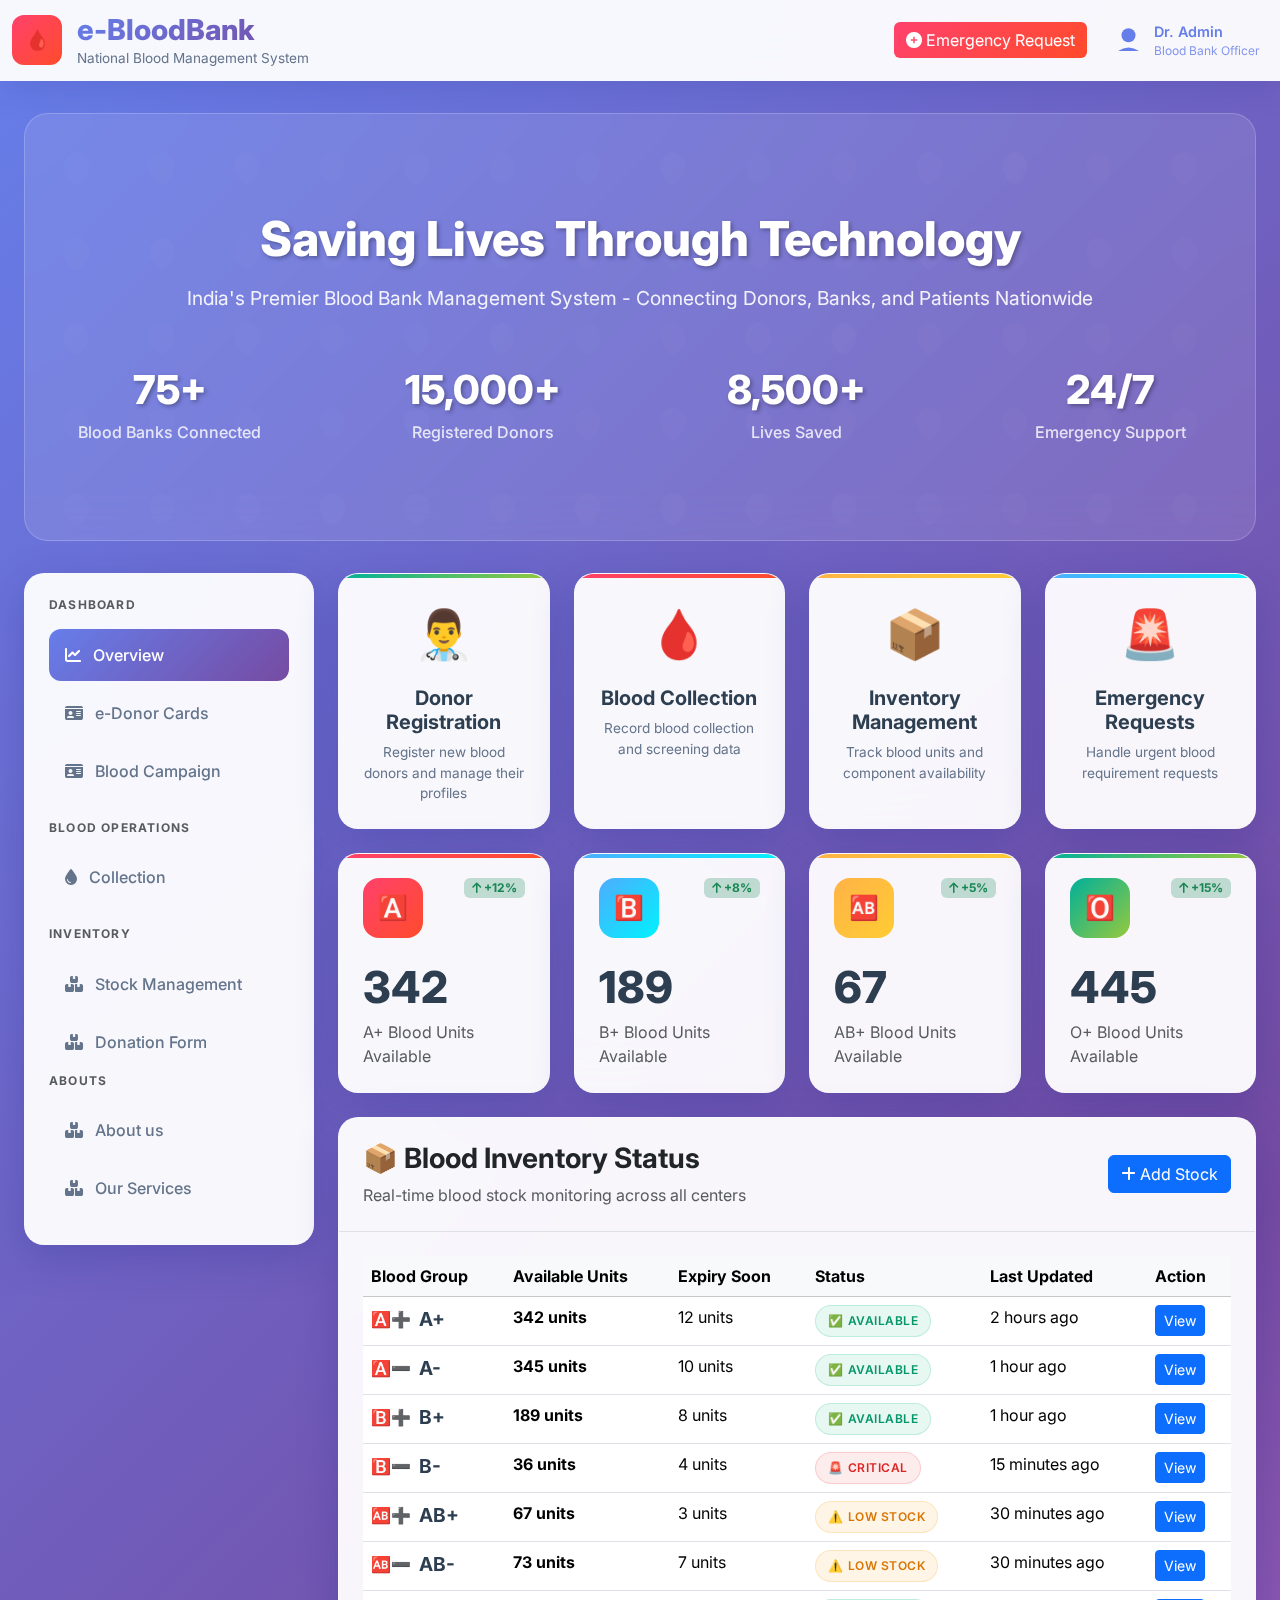
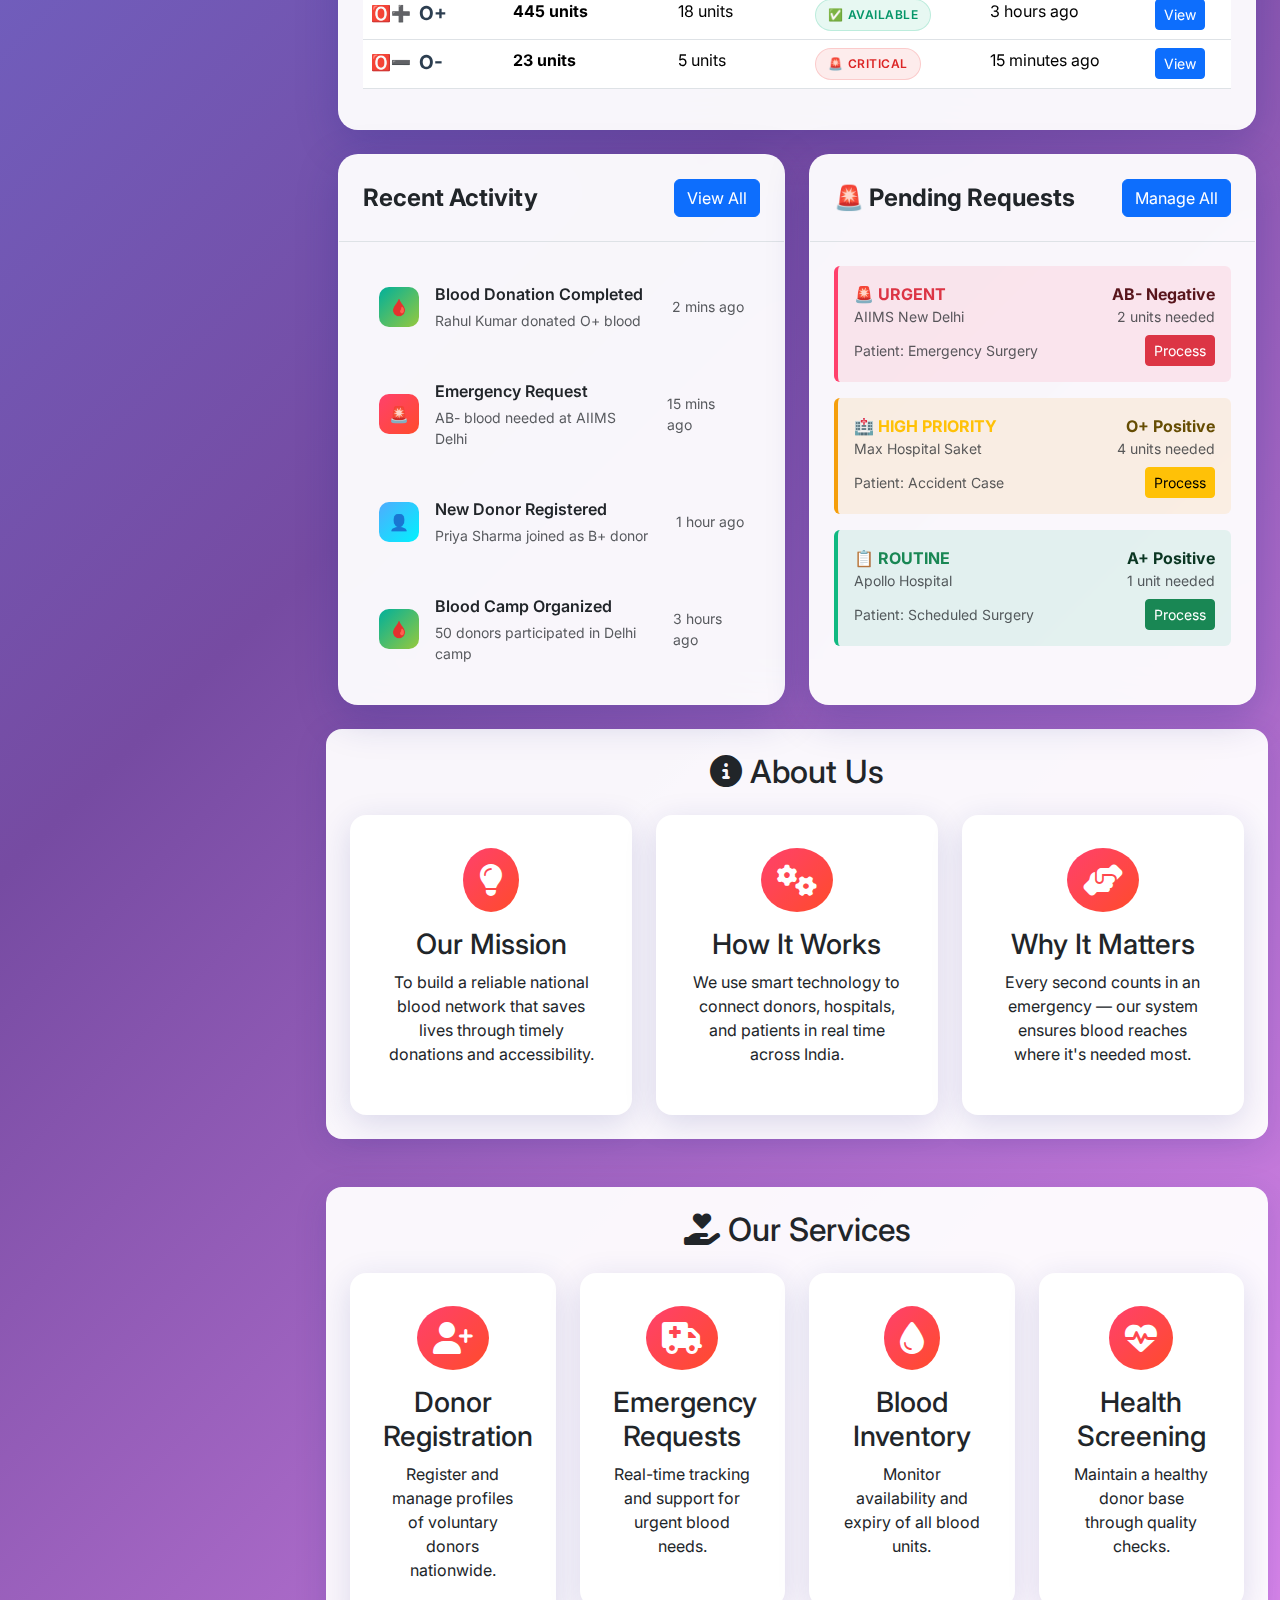
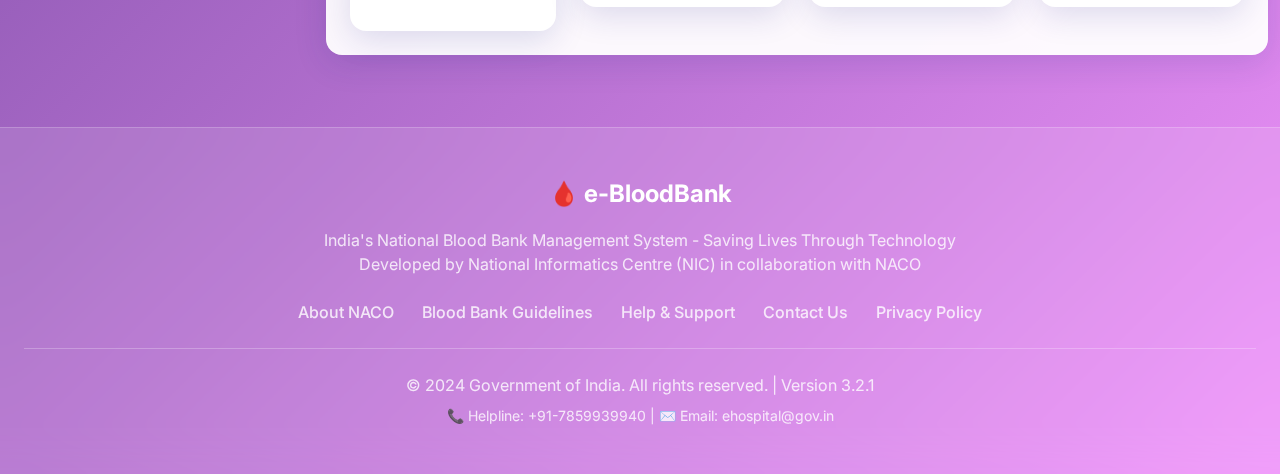
<file: index.html>
<!DOCTYPE html>
<html lang="en">

<head>
    <meta charset="UTF-8">
    <meta name="viewport" content="width=device-width, initial-scale=1.0">
    <title>e-BloodBank | National Blood Management System</title>

    <!-- Bootstrap CSS -->
    <link href="https://cdnjs.cloudflare.com/ajax/libs/bootstrap/5.3.0/css/bootstrap.min.css" rel="stylesheet">
    <!-- Font Awesome -->
    <link href="https://cdnjs.cloudflare.com/ajax/libs/font-awesome/6.4.0/css/all.min.css" rel="stylesheet">
    <!-- Google Fonts -->
    <link href="https://fonts.googleapis.com/css2?family=Inter:wght@300;400;500;600;700;800&display=swap"
        rel="stylesheet">
    <link rel="stylesheet" href="styles.css">
</head>

<body>
    <!-- Navbar -->
    <nav class="navbar navbar-expand-lg navbar-light sticky-top">
        <div class="container-fluid">
            <a class="navbar-brand d-flex align-items-center" href="#">
                <div class="logo-icon"></div>
                <div>
                    <h1>e-BloodBank</h1>
                    <p>National Blood Management System</p>
                </div>
            </a>

            <button class="navbar-toggler" type="button" data-bs-toggle="collapse" data-bs-target="#navbarNav">
                <span class="navbar-toggler-icon"></span>
            </button>

            <div class="collapse navbar-collapse" id="navbarNav">
                <div class="ms-auto d-flex align-items-center gap-3">
                    <a href="blood_request.html"><button class="btn btn-danger emergency-btn">
                            <i class="fas fa-plus-circle"></i>
                            Emergency Request
                        </button>
                    </a>

                    <div class="d-flex align-items-center gap-2 bg-light bg-opacity-25 rounded-3 p-2">
                        <div class="rounded-circle bg-primary"
                            style="width: 35px; height: 35px; background: url('data:image/svg+xml,<svg xmlns=&quot;http://www.w3.org/2000/svg&quot; viewBox=&quot;0 0 100 100&quot;><circle cx=&quot;50&quot; cy=&quot;35&quot; r=&quot;20&quot; fill=&quot;%23667eea&quot;/><path d=&quot;M20 80 Q50 60 80 80&quot; fill=&quot;%23667eea&quot;/></svg>') center/cover !important;">
                        </div>
                        <div class="text-white">
                            <div style="font-weight: 600; font-size: 0.9rem; color: #667eea;">Dr. Admin</div>
                            <div style="font-size: 0.75rem; opacity: 0.8;color: #667eea;">Blood Bank Officer</div>
                        </div>
                    </div>
                </div>
            </div>
        </div>
    </nav>

    <div class="container-fluid px-4">
        <!-- Hero Section -->
        <section id="hero" class="hero-section py-5">
            <div class="hero-content py-5">
                <h1 class="hero-title mb-3">Saving Lives Through Technology</h1>
                <p class="hero-subtitle mb-4">India's Premier Blood Bank Management System - Connecting Donors, Banks,
                    and Patients Nationwide</p>

                <div class="row g-4 mt-4">
                    <div class="col-6 col-md-3">
                        <div class="hero-stat-number">75+</div>
                        <div class="hero-stat-label">Blood Banks Connected</div>
                    </div>
                    <div class="col-6 col-md-3">
                        <div class="hero-stat-number">15,000+</div>
                        <div class="hero-stat-label">Registered Donors</div>
                    </div>
                    <div class="col-6 col-md-3">
                        <div class="hero-stat-number">8,500+</div>
                        <div class="hero-stat-label">Lives Saved</div>
                    </div>
                    <div class="col-6 col-md-3">
                        <div class="hero-stat-number">24/7</div>
                        <div class="hero-stat-label">Emergency Support</div>
                    </div>
                </div>
            </div>
        </section>

        <!-- Main Content -->
        <div class="row g-4">
            <!-- Sidebar -->
            <div class="col-lg-3">
                <div class="glass-card sidebar p-4">
                    <div class="mb-4">
                        <h6 class="text-muted text-uppercase fw-bold mb-3"
                            style="font-size: 0.75rem; letter-spacing: 1.2px;">Dashboard</h6>
                        <a href="#hero" class="nav-item-custom active">
                            <i class="fas fa-chart-line"></i>
                            <span>Overview</span>
                        </a>
                        <a href="#ccards" class="nav-item-custom">
                            <i class="fas fa-id-card"></i>
                            <span>e-Donor Cards</span>
                        </a>
                        <a href="blood_event.html" class="nav-item-custom">
                            <i class="fas fa-id-card"></i>
                            <span>Blood Campaign</span>
                        </a>
                    </div>

                    <div class="mb-4">
                        <h6 class="text-muted text-uppercase fw-bold mb-3"
                            style="font-size: 0.75rem; letter-spacing: 1.2px;">Blood Operations</h6>
                        <a href="#collection" class="nav-item-custom">
                            <i class="fas fa-tint"></i>
                            <span>Collection</span>
                        </a>
                    </div>

                    <div>
                        <h6 class="text-muted text-uppercase fw-bold mb-3"
                            style="font-size: 0.75rem; letter-spacing: 1.2px;">Inventory</h6>
                        <a href="#pending" class="nav-item-custom">
                            <i class="fas fa-boxes"></i>
                            <span>Stock Management</span>
                        </a>
                        <a href="blood_donor_form.html" class="nav-item-custom">
                            <i class="fas fa-boxes"></i>
                            <span>Donation Form</span>
                        </a>
                    </div>

                    <div>
                        <h6 class="text-muted text-uppercase fw-bold mb-3"
                            style="font-size: 0.75rem; letter-spacing: 1.2px;">Abouts</h6>
                        <a href="#about" class="nav-item-custom">
                            <i class="fas fa-boxes"></i>
                            <span>About us</span>
                        </a>
                        <a href="#services" class="nav-item-custom">
                            <i class="fas fa-boxes"></i>
                            <span>Our Services</span>
                        </a>
                    </div>
                </div>
            </div>

            <!-- Main Content Area -->
            <div class="col-lg-9">
                <!-- Quick Actions -->
                <div class="row g-4 mb-4" id="ccards">
                    <div class="col-md-6 col-lg-3">
                        <a href="#" class="quick-action-btn donor-reg p-4 d-block text-center glass-card h-100">
                            <div class="action-icon">👨‍⚕️</div>
                            <h5 class="fw-bold mb-2">Donor Registration</h5>
                            <p class="mb-0" style="font-size: 0.85rem; color: #64748b;">Register new blood donors and
                                manage their profiles</p>
                        </a>
                    </div>
                    <div class="col-md-6 col-lg-3">
                        <a href="#" class="quick-action-btn blood-collection p-4 d-block text-center glass-card h-100">
                            <div class="action-icon">🩸</div>
                            <h5 class="fw-bold mb-2">Blood Collection</h5>
                            <p class="mb-0" style="font-size: 0.85rem; color: #64748b;">Record blood collection and
                                screening data</p>
                        </a>
                    </div>
                    <div class="col-md-6 col-lg-3">
                        <a href="#" class="quick-action-btn inventory p-4 d-block text-center glass-card h-100">
                            <div class="action-icon">📦</div>
                            <h5 class="fw-bold mb-2">Inventory Management</h5>
                            <p class="mb-0" style="font-size: 0.85rem; color: #64748b;">Track blood units and component
                                availability</p>
                        </a>
                    </div>
                    <div class="col-md-6 col-lg-3">
                        <a href="#" class="quick-action-btn emergency p-4 d-block text-center glass-card h-100">
                            <div class="action-icon">🚨</div>
                            <h5 class="fw-bold mb-2">Emergency Requests</h5>
                            <p class="mb-0" style="font-size: 0.85rem; color: #64748b;">Handle urgent blood requirement
                                requests</p>
                        </a>
                    </div>
                </div>

                <!-- Statistics Cards -->
                <div class="row g-4 mb-4">
                    <div class="col-md-6 col-xl-3">
                        <div class="glass-card stat-card blood-a p-4">
                            <div class="d-flex justify-content-between align-items-start mb-3">
                                <div class="stat-icon"></div>
                                <div class="badge bg-success bg-opacity-25 text-success">
                                    <i class="fas fa-arrow-up"></i>
                                    +12%
                                </div>
                            </div>
                            <div class="stat-value">342</div>
                            <div class="text-muted">A+ Blood Units Available</div>
                        </div>
                    </div>
                    <div class="col-md-6 col-xl-3">
                        <div class="glass-card stat-card blood-b p-4">
                            <div class="d-flex justify-content-between align-items-start mb-3">
                                <div class="stat-icon"></div>
                                <div class="badge bg-success bg-opacity-25 text-success">
                                    <i class="fas fa-arrow-up"></i>
                                    +8%
                                </div>
                            </div>
                            <div class="stat-value">189</div>
                            <div class="text-muted">B+ Blood Units Available</div>
                        </div>
                    </div>
                    <div class="col-md-6 col-xl-3">
                        <div class="glass-card stat-card blood-ab p-4">
                            <div class="d-flex justify-content-between align-items-start mb-3">
                                <div class="stat-icon"></div>
                                <div class="badge bg-success bg-opacity-25 text-success">
                                    <i class="fas fa-arrow-up"></i>
                                    +5%
                                </div>
                            </div>
                            <div class="stat-value">67</div>
                            <div class="text-muted">AB+ Blood Units Available</div>
                        </div>
                    </div>
                    <div class="col-md-6 col-xl-3">
                        <div class="glass-card stat-card blood-o p-4">
                            <div class="d-flex justify-content-between align-items-start mb-3">
                                <div class="stat-icon"></div>
                                <div class="badge bg-success bg-opacity-25 text-success">
                                    <i class="fas fa-arrow-up"></i>
                                    +15%
                                </div>
                            </div>
                            <div class="stat-value">445</div>
                            <div class="text-muted">O+ Blood Units Available</div>
                        </div>
                    </div>
                </div>

                <!-- Blood Inventory Table -->
                <div id="collection" class="glass-card mb-4">
                    <div class="d-flex justify-content-between align-items-center p-4 border-bottom">
                        <div>
                            <h3 class="fw-bold mb-2 d-flex align-items-center gap-2">
                                📦 Blood Inventory Status
                            </h3>
                            <p class="text-muted mb-0">Real-time blood stock monitoring across all centers</p>
                        </div>
                        <button class="btn btn-primary">
                            <i class="fas fa-plus"></i>
                            Add Stock
                        </button>
                    </div>

                    <div class="table-responsive p-4">
                        <table class="table table-hover">
                            <thead class="table-light">
                                <tr>
                                    <th>Blood Group</th>
                                    <th>Available Units</th>
                                    <th>Expiry Soon</th>
                                    <th>Status</th>
                                    <th>Last Updated</th>
                                    <th>Action</th>
                                </tr>
                            </thead>
                            <tbody>
                                <tr>
                                    <td><span class="blood-group a-pos">A+</span></td>
                                    <td><strong>342 units</strong></td>
                                    <td>12 units</td>
                                    <td><span class="status-badge status-available">Available</span></td>
                                    <td>2 hours ago</td>
                                    <td><button class="btn btn-primary btn-sm">View</button></td>
                                </tr>
                                <tr>
                                    <td><span class="blood-group a-neg">A-</span></td>
                                    <td><strong>345 units</strong></td>
                                    <td>10 units</td>
                                    <td><span class="status-badge status-available">Available</span></td>
                                    <td>1 hour ago</td>
                                    <td><button class="btn btn-primary btn-sm">View</button></td>
                                </tr>
                                <tr>
                                    <td><span class="blood-group b-pos">B+</span></td>
                                    <td><strong>189 units</strong></td>
                                    <td>8 units</td>
                                    <td><span class="status-badge status-available">Available</span></td>
                                    <td>1 hour ago</td>
                                    <td><button class="btn btn-primary btn-sm">View</button></td>
                                </tr>
                                <tr>
                                    <td><span class="blood-group b-neg">B-</span></td>
                                    <td><strong>36 units</strong></td>
                                    <td>4 units</td>
                                    <td><span class="status-badge status-critical">Critical</span></td>
                                    <td>15 minutes ago</td>
                                    <td><button class="btn btn-primary btn-sm">View</button></td>
                                </tr>
                                <tr>
                                    <td><span class="blood-group ab-pos">AB+</span></td>
                                    <td><strong>67 units</strong></td>
                                    <td>3 units</td>
                                    <td><span class="status-badge status-low">Low Stock</span></td>
                                    <td>30 minutes ago</td>
                                    <td><button class="btn btn-primary btn-sm">View</button></td>
                                </tr>
                                <tr>
                                    <td><span class="blood-group ab-neg">AB-</span></td>
                                    <td><strong>73 units</strong></td>
                                    <td>7 units</td>
                                    <td><span class="status-badge status-low">Low Stock</span></td>
                                    <td>30 minutes ago</td>
                                    <td><button class="btn btn-primary btn-sm">View</button></td>
                                </tr>
                                <tr>
                                    <td><span class="blood-group o-pos">O+</span></td>
                                    <td><strong>445 units</strong></td>
                                    <td>18 units</td>
                                    <td><span class="status-badge status-available">Available</span></td>
                                    <td>3 hours ago</td>
                                    <td><button class="btn btn-primary btn-sm">View</button></td>
                                </tr>
                                <tr>
                                    <td><span class="blood-group o-neg">O-</span></td>
                                    <td><strong>23 units</strong></td>
                                    <td>5 units</td>
                                    <td><span class="status-badge status-critical">Critical</span></td>
                                    <td>15 minutes ago</td>
                                    <td><button class="btn btn-primary btn-sm">View</button></td>
                                </tr>
                            </tbody>
                        </table>
                    </div>
                </div>

                <!-- Recent Activity & Pending Requests -->
                <div class="row g-4">
                    <!-- Recent Activity -->
                    <div class="col-lg-6">
                        <div class="glass-card h-100">
                            <div class="d-flex justify-content-between align-items-center p-4 border-bottom">
                                <h4 class="fw-bold mb-0">Recent Activity</h4>
                                <button class="btn btn-primary">View All</button>
                            </div>

                            <div class="p-4">
                                <div class="d-flex align-items-center gap-3 mb-3 p-3 rounded">
                                    <div class="activity-icon donation">🩸</div>
                                    <div class="flex-grow-1">
                                        <div class="fw-semibold mb-1">Blood Donation Completed</div>
                                        <div class="text-muted small">Rahul Kumar donated O+ blood</div>
                                    </div>
                                    <div class="text-muted small">2 mins ago</div>
                                </div>

                                <div class="d-flex align-items-center gap-3 mb-3 p-3 rounded">
                                    <div class="activity-icon request">🚨</div>
                                    <div class="flex-grow-1">
                                        <div class="fw-semibold mb-1">Emergency Request</div>
                                        <div class="text-muted small">AB- blood needed at AIIMS Delhi</div>
                                    </div>
                                    <div class="text-muted small">15 mins ago</div>
                                </div>

                                <div class="d-flex align-items-center gap-3 mb-3 p-3 rounded">
                                    <div class="activity-icon registration">👤</div>
                                    <div class="flex-grow-1">
                                        <div class="fw-semibold mb-1">New Donor Registered</div>
                                        <div class="text-muted small">Priya Sharma joined as B+ donor</div>
                                    </div>
                                    <div class="text-muted small">1 hour ago</div>
                                </div>

                                <div class="d-flex align-items-center gap-3 p-3 rounded">
                                    <div class="activity-icon donation">🩸</div>
                                    <div class="flex-grow-1">
                                        <div class="fw-semibold mb-1">Blood Camp Organized</div>
                                        <div class="text-muted small">50 donors participated in Delhi camp</div>
                                    </div>
                                    <div class="text-muted small">3 hours ago</div>
                                </div>
                            </div>
                        </div>
                    </div>

                    <!-- Pending Requests -->
                    <div class="col-lg-6">
                        <div id="pending" class="glass-card h-100">
                            <div class="d-flex justify-content-between align-items-center p-4 border-bottom">
                                <h4 class="fw-bold mb-0">🚨 Pending Requests</h4>
                                <button class="btn btn-primary">Manage All</button>
                            </div>

                            <div class="p-4">
                                <div class="alert alert-danger border-0 mb-3"
                                    style="background: rgba(255, 65, 108, 0.1); border-left: 4px solid #ff416c !important;">
                                    <div class="d-flex justify-content-between align-items-start mb-2">
                                        <div>
                                            <div class="fw-bold text-danger">🚨 URGENT</div>
                                            <div class="small text-muted">AIIMS New Delhi</div>
                                        </div>
                                        <div class="text-end">
                                            <div class="fw-bold">AB- Negative</div>
                                            <div class="small text-muted">2 units needed</div>
                                        </div>
                                    </div>
                                    <div class="d-flex justify-content-between align-items-center">
                                        <div class="small text-muted">Patient: Emergency Surgery</div>
                                        <button class="btn btn-danger btn-sm">Process</button>
                                    </div>
                                </div>

                                <div class="alert alert-warning border-0 mb-3"
                                    style="background: rgba(245, 158, 11, 0.1); border-left: 4px solid #f59e0b !important;">
                                    <div class="d-flex justify-content-between align-items-start mb-2">
                                        <div>
                                            <div class="fw-bold text-warning">🏥 HIGH PRIORITY</div>
                                            <div class="small text-muted">Max Hospital Saket</div>
                                        </div>
                                        <div class="text-end">
                                            <div class="fw-bold">O+ Positive</div>
                                            <div class="small text-muted">4 units needed</div>
                                        </div>
                                    </div>
                                    <div class="d-flex justify-content-between align-items-center">
                                        <div class="small text-muted">Patient: Accident Case</div>
                                        <button class="btn btn-warning btn-sm">Process</button>
                                    </div>
                                </div>

                                <div class="alert alert-success border-0"
                                    style="background: rgba(16, 185, 129, 0.1); border-left: 4px solid #10b981 !important;">
                                    <div class="d-flex justify-content-between align-items-start mb-2">
                                        <div>
                                            <div class="fw-bold text-success">📋 ROUTINE</div>
                                            <div class="small text-muted">Apollo Hospital</div>
                                        </div>
                                        <div class="text-end">
                                            <div class="fw-bold">A+ Positive</div>
                                            <div class="small text-muted">1 unit needed</div>
                                        </div>
                                    </div>
                                    <div class="d-flex justify-content-between align-items-center">
                                        <div class="small text-muted">Patient: Scheduled Surgery</div>
                                        <button class="btn btn-success btn-sm">Process</button>
                                    </div>
                                </div>
                            </div>
                        </div>
                    </div>

                    <!-- About Section -->
                    <section id="about" class="section my-4 p-4 container">
                        <h2 class="text-center mb-4"><i class="fas fa-info-circle"></i> About Us</h2>
                        <div class="row g-4 justify-content-center">
                            <div class="col-md-4">
                                <div class="flex-item text-center">
                                    <i class="fas fa-lightbulb"></i>
                                    <h3>Our Mission</h3>
                                    <p>To build a reliable national blood network that saves lives through timely
                                        donations and accessibility.</p>
                                </div>
                            </div>
                            <div class="col-md-4">
                                <div class="flex-item text-center">
                                    <i class="fas fa-cogs"></i>
                                    <h3>How It Works</h3>
                                    <p>We use smart technology to connect donors, hospitals, and patients in real time
                                        across India.</p>
                                </div>
                            </div>
                            <div class="col-md-4">
                                <div class="flex-item text-center">
                                    <i class="fas fa-hands-helping"></i>
                                    <h3>Why It Matters</h3>
                                    <p>Every second counts in an emergency — our system ensures blood reaches where it's
                                        needed most.</p>
                                </div>
                            </div>
                        </div>
                    </section>

                    <!-- Services Section -->
                    <section id="services" class="section my-4 p-4 container">
                        <h2 class="text-center mb-4"><i class="fas fa-hand-holding-heart"></i> Our Services</h2>
                        <div class="row g-4 justify-content-center">
                            <div class="col-sm-6 col-lg-3">
                                <div class="flex-item text-center">
                                    <i class="fas fa-user-plus"></i>
                                    <h3>Donor Registration</h3>
                                    <p>Register and manage profiles of voluntary donors nationwide.</p>
                                </div>
                            </div>
                            <div class="col-sm-6 col-lg-3">
                                <div class="flex-item text-center">
                                    <i class="fas fa-ambulance"></i>
                                    <h3>Emergency Requests</h3>
                                    <p>Real-time tracking and support for urgent blood needs.</p>
                                </div>
                            </div>
                            <div class="col-sm-6 col-lg-3">
                                <div class="flex-item text-center">
                                    <i class="fas fa-tint"></i>
                                    <h3>Blood Inventory</h3>
                                    <p>Monitor availability and expiry of all blood units.</p>
                                </div>
                            </div>
                            <div class="col-sm-6 col-lg-3">
                                <div class="flex-item text-center">
                                    <i class="fas fa-heartbeat"></i>
                                    <h3>Health Screening</h3>
                                    <p>Maintain a healthy donor base through quality checks.</p>
                                </div>
                            </div>
                        </div>
                    </section>
                </div>
            </div>
        </div>
    </div>


    </div>

    <!-- Footer -->
    <footer class="footer mt-5 py-5">
        <div class="container-fluid px-4">
            <div class="text-center">
                <div class="footer-logo mb-3">🩸 e-BloodBank</div>
                <p class="mb-4">
                    India's National Blood Bank Management System - Saving Lives Through Technology<br>
                    Developed by National Informatics Centre (NIC) in collaboration with NACO
                </p>

                <div class="row justify-content-center mb-4">
                    <div class="col-auto">
                        <a href="#" class="footer-link me-4">About NACO</a>
                        <a href="#" class="footer-link me-4">Blood Bank Guidelines</a>
                        <a href="#" class="footer-link me-4">Help & Support</a>
                        <a href="#" class="footer-link me-4">Contact Us</a>
                        <a href="#" class="footer-link">Privacy Policy</a>
                    </div>
                </div>

                <div class="border-top border-white border-opacity-25 pt-4">
                    <p class="mb-2">© 2024 Government of India. All rights reserved. | Version 3.2.1</p>
                    <p class="small mb-0">
                        📞 Helpline: +91-7859939940 | ✉️ Email: ehospital@gov.in
                    </p>
                </div>
            </div>
        </div>
    </footer>

    <!-- Bootstrap JavaScript -->
    <script src="https://cdnjs.cloudflare.com/ajax/libs/bootstrap/5.3.0/js/bootstrap.bundle.min.js"></script>

    <script src="script.js"></script>
</body>

</html>
</file>
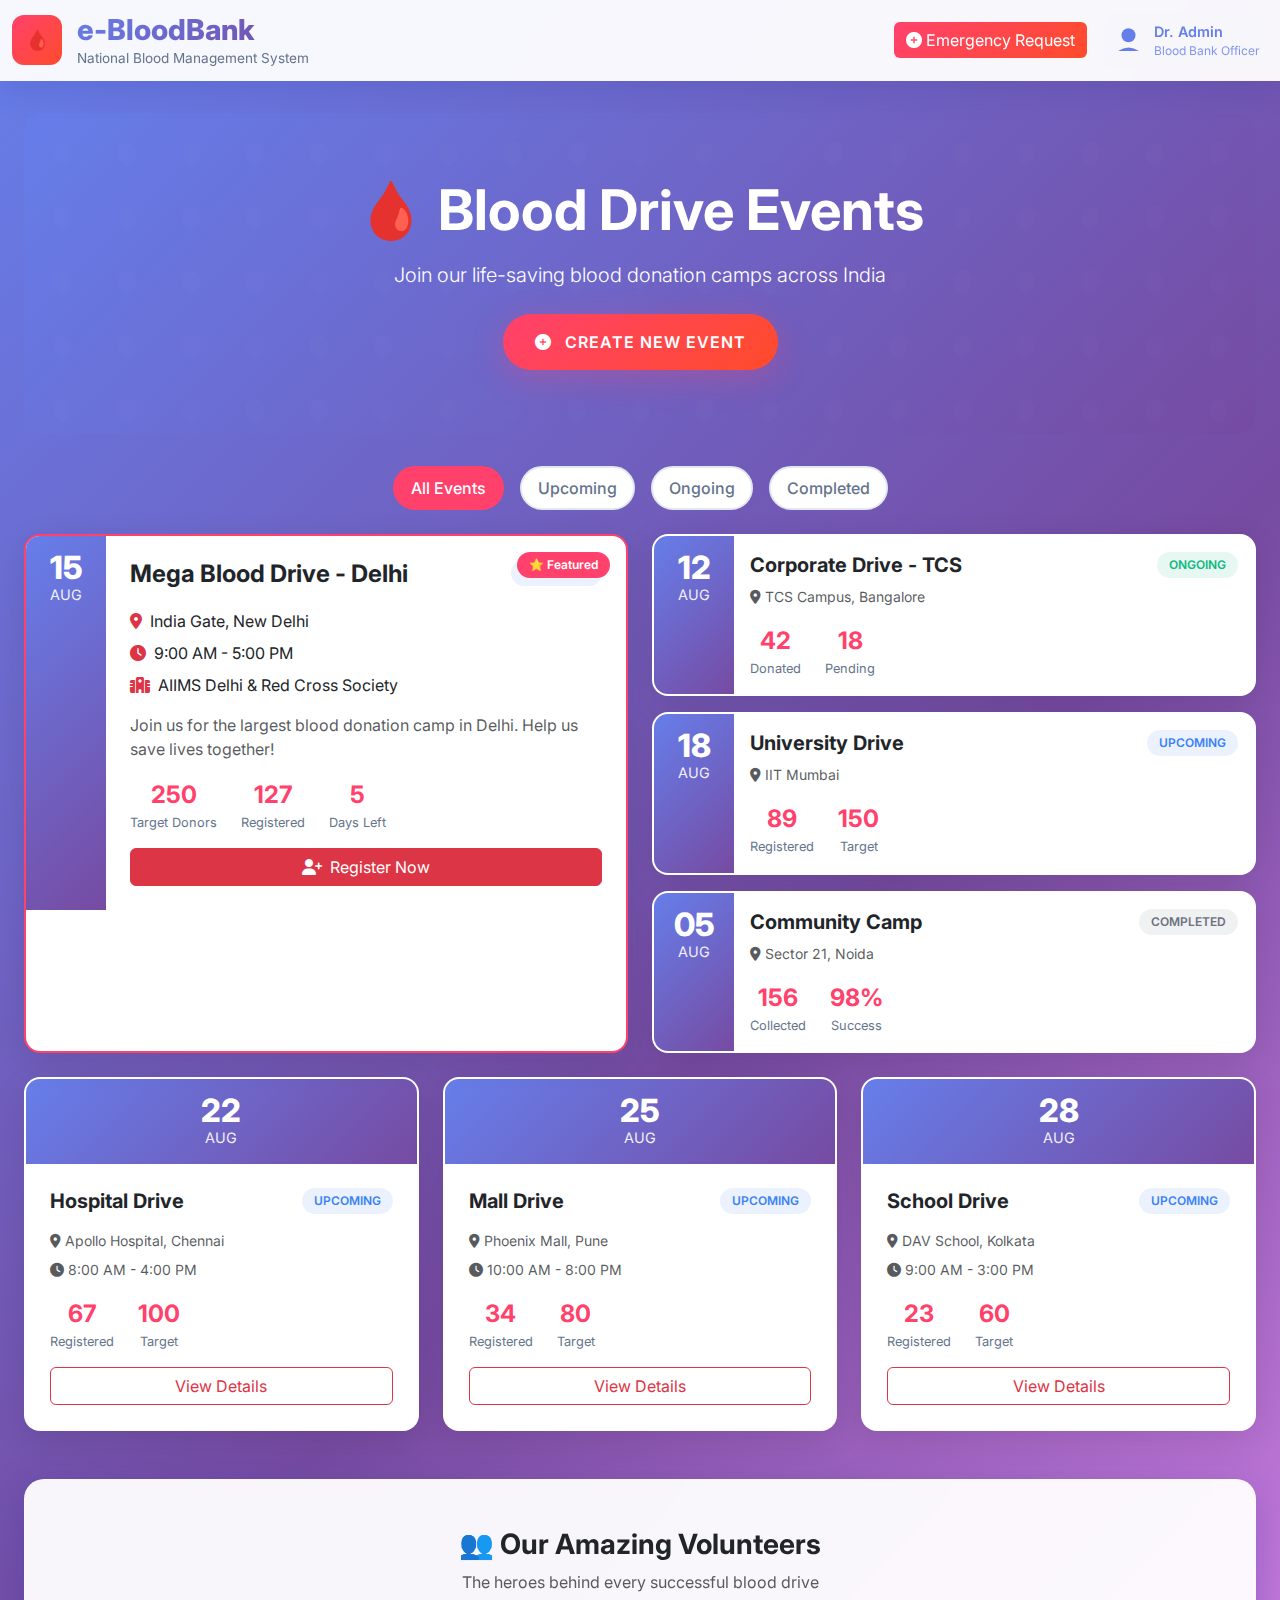
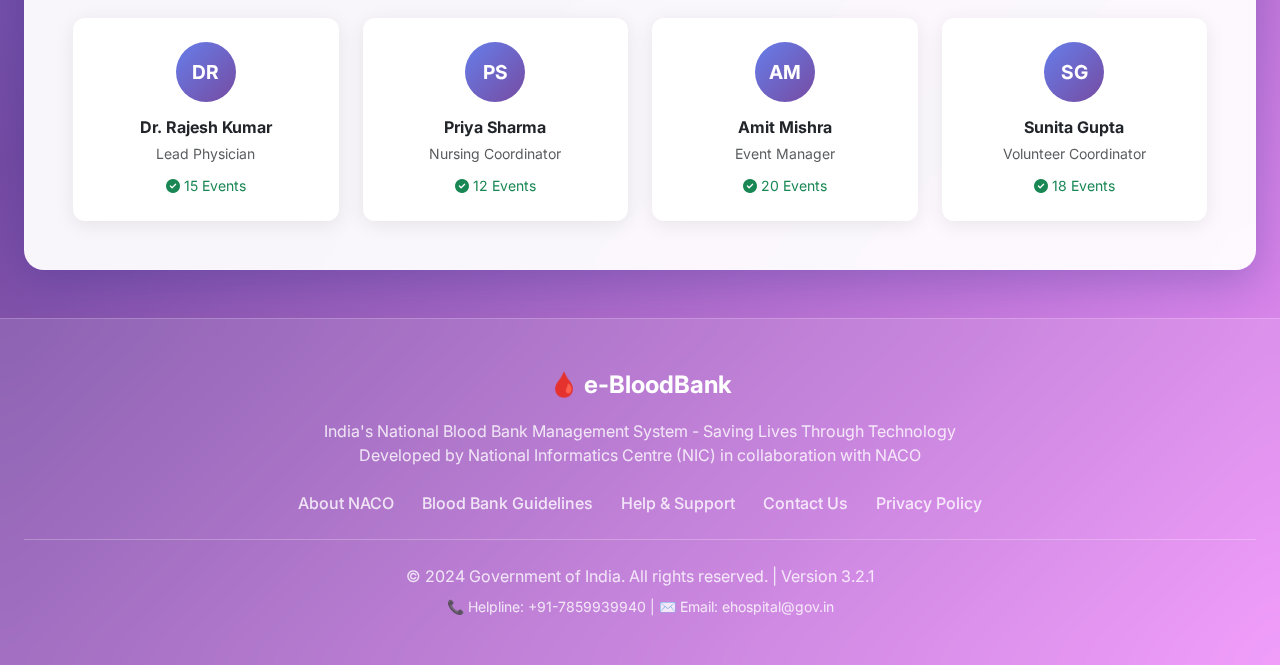
<file: blood_event.html>
<!DOCTYPE html>
<html lang="en">

<head>
    <meta charset="UTF-8">
    <meta name="viewport" content="width=device-width, initial-scale=1.0">
    <title>Blood Drive Events - e-BloodBank</title>
    <link href="https://cdnjs.cloudflare.com/ajax/libs/bootstrap/5.3.0/css/bootstrap.min.css" rel="stylesheet">
    <link href="https://cdnjs.cloudflare.com/ajax/libs/font-awesome/6.4.0/css/all.min.css" rel="stylesheet">
    <link href="https://fonts.googleapis.com/css2?family=Inter:wght@300;400;500;600;700;800&display=swap" rel="stylesheet">
    <link rel="stylesheet" href="styles.css">
    
</head>

<body>
    <!-- Navbar -->
    <nav class="navbar navbar-expand-lg navbar-light sticky-top">
        <div class="container-fluid">
            <a class="navbar-brand d-flex align-items-center" href="index.html">
                <div class="logo-icon"></div>
                <div>
                    <h1>e-BloodBank</h1>
                    <p>National Blood Management System</p>
                </div>
            </a>

            <button class="navbar-toggler" type="button" data-bs-toggle="collapse" data-bs-target="#navbarNav">
                <span class="navbar-toggler-icon"></span>
            </button>

            <div class="collapse navbar-collapse" id="navbarNav">
                <div class="ms-auto d-flex align-items-center gap-3">
                    <a href="blood_request.html">
                        <button class="btn btn-danger emergency-btn">
                            <i class="fas fa-plus-circle"></i>
                            Emergency Request
                        </button>
                    </a>

                    <div class="d-flex align-items-center gap-2 bg-light bg-opacity-25 rounded-3 p-2">
                        <div class="rounded-circle bg-primary"
                            style="width: 35px; height: 35px; background: url('data:image/svg+xml,<svg xmlns=&quot;http://www.w3.org/2000/svg&quot; viewBox=&quot;0 0 100 100&quot;><circle cx=&quot;50&quot; cy=&quot;35&quot; r=&quot;20&quot; fill=&quot;%23667eea&quot;/><path d=&quot;M20 80 Q50 60 80 80&quot; fill=&quot;%23667eea&quot;/></svg>') center/cover !important;">
                        </div>
                        <div class="text-white">
                            <div style="font-weight: 600; font-size: 0.9rem; color: #667eea;">Dr. Admin</div>
                            <div style="font-size: 0.75rem; opacity: 0.8; color: #667eea;">Blood Bank Officer</div>
                        </div>
                    </div>
                </div>
            </div>
        </div>
    </nav>

    <div class="container-fluid px-4">
        <!-- Hero Section -->
        <div class="events-hero text-center">
            <h1 class="display-4 fw-bold mb-3">🩸 Blood Drive Events</h1>
            <p class="lead mb-4">Join our life-saving blood donation camps across India</p>
            <button class="create-event-btn" data-bs-toggle="modal" data-bs-target="#createEventModal">
                <i class="fas fa-plus-circle me-2"></i>
                Create New Event
            </button>
        </div>

        <!-- Filters -->
        <div class="d-flex justify-content-center gap-3 mb-4 flex-wrap">
            <a href="#" class="filter-btn active" data-filter="all">All Events</a>
            <a href="#" class="filter-btn" data-filter="upcoming">Upcoming</a>
            <a href="#" class="filter-btn" data-filter="ongoing">Ongoing</a>
            <a href="#" class="filter-btn" data-filter="completed">Completed</a>
        </div>

        <!-- Events Grid -->
        <div class="row g-4 mb-5" id="eventsContainer">
            <!-- Featured Event -->
            <div class="col-lg-6">
                <div class="event-card featured h-100">
                    <div class="d-flex">
                        <div class="event-date">
                            <div class="event-day">15</div>
                            <div class="event-month">AUG</div>
                        </div>
                        <div class="p-4 flex-grow-1">
                            <div class="d-flex justify-content-between align-items-start mb-3">
                                <h4 class="fw-bold mb-1">Mega Blood Drive - Delhi</h4>
                                <span class="event-status status-upcoming">Upcoming</span>
                            </div>
                            <div class="mb-3">
                                <div class="d-flex align-items-center gap-2 mb-2">
                                    <i class="fas fa-map-marker-alt text-danger"></i>
                                    <span>India Gate, New Delhi</span>
                                </div>
                                <div class="d-flex align-items-center gap-2 mb-2">
                                    <i class="fas fa-clock text-danger"></i>
                                    <span>9:00 AM - 5:00 PM</span>
                                </div>
                                <div class="d-flex align-items-center gap-2">
                                    <i class="fas fa-hospital text-danger"></i>
                                    <span>AIIMS Delhi & Red Cross Society</span>
                                </div>
                            </div>
                            <p class="text-muted mb-3">Join us for the largest blood donation camp in Delhi. Help us save lives together!</p>
                            <div class="event-stats">
                                <div class="stat-item">
                                    <div class="stat-number">250</div>
                                    <div class="stat-label">Target Donors</div>
                                </div>
                                <div class="stat-item">
                                    <div class="stat-number">127</div>
                                    <div class="stat-label">Registered</div>
                                </div>
                                <div class="stat-item">
                                    <div class="stat-number">5</div>
                                    <div class="stat-label">Days Left</div>
                                </div>
                            </div>
                            <button class="btn btn-danger mt-3 w-100">
                                <i class="fas fa-user-plus me-2"></i>Register Now
                            </button>
                        </div>
                    </div>
                </div>
            </div>

            <!-- Regular Events -->
            <div class="col-lg-6">
                <div class="row g-3">
                    <div class="col-12">
                        <div class="event-card">
                            <div class="d-flex">
                                <div class="event-date">
                                    <div class="event-day">12</div>
                                    <div class="event-month">AUG</div>
                                </div>
                                <div class="p-3 flex-grow-1">
                                    <div class="d-flex justify-content-between align-items-center mb-2">
                                        <h5 class="fw-bold mb-0">Corporate Drive - TCS</h5>
                                        <span class="event-status status-ongoing">Ongoing</span>
                                    </div>
                                    <div class="small text-muted mb-2">
                                        <i class="fas fa-map-marker-alt me-1"></i>TCS Campus, Bangalore
                                    </div>
                                    <div class="event-stats">
                                        <div class="stat-item">
                                            <div class="stat-number">42</div>
                                            <div class="stat-label">Donated</div>
                                        </div>
                                        <div class="stat-item">
                                            <div class="stat-number">18</div>
                                            <div class="stat-label">Pending</div>
                                        </div>
                                    </div>
                                </div>
                            </div>
                        </div>
                    </div>
                    <div class="col-12">
                        <div class="event-card">
                            <div class="d-flex">
                                <div class="event-date">
                                    <div class="event-day">18</div>
                                    <div class="event-month">AUG</div>
                                </div>
                                <div class="p-3 flex-grow-1">
                                    <div class="d-flex justify-content-between align-items-center mb-2">
                                        <h5 class="fw-bold mb-0">University Drive</h5>
                                        <span class="event-status status-upcoming">Upcoming</span>
                                    </div>
                                    <div class="small text-muted mb-2">
                                        <i class="fas fa-map-marker-alt me-1"></i>IIT Mumbai
                                    </div>
                                    <div class="event-stats">
                                        <div class="stat-item">
                                            <div class="stat-number">89</div>
                                            <div class="stat-label">Registered</div>
                                        </div>
                                        <div class="stat-item">
                                            <div class="stat-number">150</div>
                                            <div class="stat-label">Target</div>
                                        </div>
                                    </div>
                                </div>
                            </div>
                        </div>
                    </div>
                    <div class="col-12">
                        <div class="event-card">
                            <div class="d-flex">
                                <div class="event-date">
                                    <div class="event-day">05</div>
                                    <div class="event-month">AUG</div>
                                </div>
                                <div class="p-3 flex-grow-1">
                                    <div class="d-flex justify-content-between align-items-center mb-2">
                                        <h5 class="fw-bold mb-0">Community Camp</h5>
                                        <span class="event-status status-completed">Completed</span>
                                    </div>
                                    <div class="small text-muted mb-2">
                                        <i class="fas fa-map-marker-alt me-1"></i>Sector 21, Noida
                                    </div>
                                    <div class="event-stats">
                                        <div class="stat-item">
                                            <div class="stat-number">156</div>
                                            <div class="stat-label">Collected</div>
                                        </div>
                                        <div class="stat-item">
                                            <div class="stat-number">98%</div>
                                            <div class="stat-label">Success</div>
                                        </div>
                                    </div>
                                </div>
                            </div>
                        </div>
                    </div>
                </div>
            </div>

            <!-- More Events -->
            <div class="col-md-6 col-lg-4">
                <div class="event-card h-100">
                    <div class="event-date">
                        <div class="event-day">22</div>
                        <div class="event-month">AUG</div>
                    </div>
                    <div class="p-4">
                        <div class="d-flex justify-content-between align-items-center mb-3">
                            <h5 class="fw-bold mb-0">Hospital Drive</h5>
                            <span class="event-status status-upcoming">Upcoming</span>
                        </div>
                        <div class="mb-3">
                            <div class="small text-muted mb-2">
                                <i class="fas fa-map-marker-alt me-1"></i>Apollo Hospital, Chennai
                            </div>
                            <div class="small text-muted">
                                <i class="fas fa-clock me-1"></i>8:00 AM - 4:00 PM
                            </div>
                        </div>
                        <div class="event-stats">
                            <div class="stat-item">
                                <div class="stat-number">67</div>
                                <div class="stat-label">Registered</div>
                            </div>
                            <div class="stat-item">
                                <div class="stat-number">100</div>
                                <div class="stat-label">Target</div>
                            </div>
                        </div>
                        <button class="btn btn-outline-danger mt-3 w-100">View Details</button>
                    </div>
                </div>
            </div>

            <div class="col-md-6 col-lg-4">
                <div class="event-card h-100">
                    <div class="event-date">
                        <div class="event-day">25</div>
                        <div class="event-month">AUG</div>
                    </div>
                    <div class="p-4">
                        <div class="d-flex justify-content-between align-items-center mb-3">
                            <h5 class="fw-bold mb-0">Mall Drive</h5>
                            <span class="event-status status-upcoming">Upcoming</span>
                        </div>
                        <div class="mb-3">
                            <div class="small text-muted mb-2">
                                <i class="fas fa-map-marker-alt me-1"></i>Phoenix Mall, Pune
                            </div>
                            <div class="small text-muted">
                                <i class="fas fa-clock me-1"></i>10:00 AM - 8:00 PM
                            </div>
                        </div>
                        <div class="event-stats">
                            <div class="stat-item">
                                <div class="stat-number">34</div>
                                <div class="stat-label">Registered</div>
                            </div>
                            <div class="stat-item">
                                <div class="stat-number">80</div>
                                <div class="stat-label">Target</div>
                            </div>
                        </div>
                        <button class="btn btn-outline-danger mt-3 w-100">View Details</button>
                    </div>
                </div>
            </div>

            <div class="col-md-6 col-lg-4">
                <div class="event-card h-100">
                    <div class="event-date">
                        <div class="event-day">28</div>
                        <div class="event-month">AUG</div>
                    </div>
                    <div class="p-4">
                        <div class="d-flex justify-content-between align-items-center mb-3">
                            <h5 class="fw-bold mb-0">School Drive</h5>
                            <span class="event-status status-upcoming">Upcoming</span>
                        </div>
                        <div class="mb-3">
                            <div class="small text-muted mb-2">
                                <i class="fas fa-map-marker-alt me-1"></i>DAV School, Kolkata
                            </div>
                            <div class="small text-muted">
                                <i class="fas fa-clock me-1"></i>9:00 AM - 3:00 PM
                            </div>
                        </div>
                        <div class="event-stats">
                            <div class="stat-item">
                                <div class="stat-number">23</div>
                                <div class="stat-label">Registered</div>
                            </div>
                            <div class="stat-item">
                                <div class="stat-number">60</div>
                                <div class="stat-label">Target</div>
                            </div>
                        </div>
                        <button class="btn btn-outline-danger mt-3 w-100">View Details</button>
                    </div>
                </div>
            </div>
        </div>

        <!-- Our Volunteers Section -->
        <div class="row mb-5">
            <div class="col-12">
                <div class="glass-card p-5">
                    <div class="text-center mb-4">
                        <h3 class="fw-bold">👥 Our Amazing Volunteers</h3>
                        <p class="text-muted">The heroes behind every successful blood drive</p>
                    </div>
                    <div class="row g-4">
                        <div class="col-md-3 col-sm-6">
                            <div class="volunteer-card">
                                <div class="volunteer-avatar">DR</div>
                                <h6 class="fw-bold mb-1">Dr. Rajesh Kumar</h6>
                                <small class="text-muted">Lead Physician</small>
                                <div class="mt-2">
                                    <small class="text-success">
                                        <i class="fas fa-check-circle me-1"></i>15 Events
                                    </small>
                                </div>
                            </div>
                        </div>
                        <div class="col-md-3 col-sm-6">
                            <div class="volunteer-card">
                                <div class="volunteer-avatar">PS</div>
                                <h6 class="fw-bold mb-1">Priya Sharma</h6>
                                <small class="text-muted">Nursing Coordinator</small>
                                <div class="mt-2">
                                    <small class="text-success">
                                        <i class="fas fa-check-circle me-1"></i>12 Events
                                    </small>
                                </div>
                            </div>
                        </div>
                        <div class="col-md-3 col-sm-6">
                            <div class="volunteer-card">
                                <div class="volunteer-avatar">AM</div>
                                <h6 class="fw-bold mb-1">Amit Mishra</h6>
                                <small class="text-muted">Event Manager</small>
                                <div class="mt-2">
                                    <small class="text-success">
                                        <i class="fas fa-check-circle me-1"></i>20 Events
                                    </small>
                                </div>
                            </div>
                        </div>
                        <div class="col-md-3 col-sm-6">
                            <div class="volunteer-card">
                                <div class="volunteer-avatar">SG</div>
                                <h6 class="fw-bold mb-1">Sunita Gupta</h6>
                                <small class="text-muted">Volunteer Coordinator</small>
                                <div class="mt-2">
                                    <small class="text-success">
                                        <i class="fas fa-check-circle me-1"></i>18 Events
                                    </small>
                                </div>
                            </div>
                        </div>
                    </div>
                </div>
            </div>
        </div>
    </div>

    <!-- Create Event Modal -->
    <div class="modal fade" id="createEventModal" tabindex="-1">
        <div class="modal-dialog modal-lg">
            <div class="modal-content" style="border-radius: 20px; border: none;">
                <div class="modal-header">
                    <h5 class="modal-title fw-bold">
                        <i class="fas fa-plus-circle me-2"></i>Create New Blood Drive Event
                    </h5>
                    <button type="button" class="btn-close btn-close-white" data-bs-dismiss="modal"></button>
                </div>
                <div class="modal-body p-4">
                    <form id="createEventForm">
                        <div class="row g-3">
                            <div class="col-md-6">
                                <div class="form-floating">
                                    <input type="text" class="form-control" id="eventTitle" required>
                                    <label for="eventTitle">Event Title *</label>
                                </div>
                            </div>
                            <div class="col-md-6">
                                <div class="form-floating">
                                    <select class="form-select" id="eventType" required>
                                        <option value="">Choose Type</option>
                                        <option value="community">Community Drive</option>
                                        <option value="corporate">Corporate Drive</option>
                                        <option value="hospital">Hospital Drive</option>
                                        <option value="university">University Drive</option>
                                        <option value="mall">Mall Drive</option>
                                        <option value="school">School Drive</option>
                                    </select>
                                    <label for="eventType">Event Type *</label>
                                </div>
                            </div>
                            <div class="col-12">
                                <div class="form-floating">
                                    <input type="text" class="form-control" id="eventLocation" required>
                                    <label for="eventLocation">Location *</label>
                                </div>
                            </div>
                            <div class="col-md-6">
                                <div class="form-floating">
                                    <input type="date" class="form-control" id="eventDate" required>
                                    <label for="eventDate">Date *</label>
                                </div>
                            </div>
                            <div class="col-md-3">
                                <div class="form-floating">
                                    <input type="time" class="form-control" id="startTime" required>
                                    <label for="startTime">Start Time *</label>
                                </div>
                            </div>
                            <div class="col-md-3">
                                <div class="form-floating">
                                    <input type="time" class="form-control" id="endTime" required>
                                    <label for="endTime">End Time *</label>
                                </div>
                            </div>
                            <div class="col-md-6">
                                <div class="form-floating">
                                    <input type="number" class="form-control" id="targetDonors" min="1" required>
                                    <label for="targetDonors">Target Donors *</label>
                                </div>
                            </div>
                            <div class="col-md-6">
                                <div class="form-floating">
                                    <input type="text" class="form-control" id="contactPerson" required>
                                    <label for="contactPerson">Contact Person *</label>
                                </div>
                            </div>
                            <div class="col-12">
                                <div class="form-floating">
                                    <textarea class="form-control" id="eventDescription" style="height: 100px"></textarea>
                                    <label for="eventDescription">Description</label>
                                </div>
                            </div>
                        </div>
                    </form>
                </div>
                <div class="modal-footer">
                    <button type="button" class="btn btn-secondary" data-bs-dismiss="modal">Cancel</button>
                    <button type="button" class="btn btn-danger" onclick="createEvent()">
                        <i class="fas fa-save me-2"></i>Create Event
                    </button>
                </div>
            </div>
        </div>
    </div>

    <!-- Footer -->
    <footer class="footer mt-5 py-5">
        <div class="container-fluid px-4">
            <div class="text-center">
                <div class="footer-logo mb-3">🩸 e-BloodBank</div>
                <p class="mb-4">
                    India's National Blood Bank Management System - Saving Lives Through Technology<br>
                    Developed by National Informatics Centre (NIC) in collaboration with NACO
                </p>

                <div class="row justify-content-center mb-4">
                    <div class="col-auto">
                        <a href="#" class="footer-link me-4">About NACO</a>
                        <a href="#" class="footer-link me-4">Blood Bank Guidelines</a>
                        <a href="#" class="footer-link me-4">Help & Support</a>
                        <a href="#" class="footer-link me-4">Contact Us</a>
                        <a href="#" class="footer-link">Privacy Policy</a>
                    </div>
                </div>

                <div class="border-top border-white border-opacity-25 pt-4">
                    <p class="mb-2">© 2024 Government of India. All rights reserved. | Version 3.2.1</p>
                    <p class="small mb-0">
                        📞 Helpline: +91-7859939940 | ✉️ Email: ehospital@gov.in
                    </p>
                </div>
            </div>
        </div>
    </footer>

    <!-- Bootstrap JS -->
    <script src="https://cdnjs.cloudflare.com/ajax/libs/bootstrap/5.3.0/js/bootstrap.bundle.min.js"></script>

    <!-- External JS -->
     <script src="event.js"></script>
    
</body>

</html>
</file>
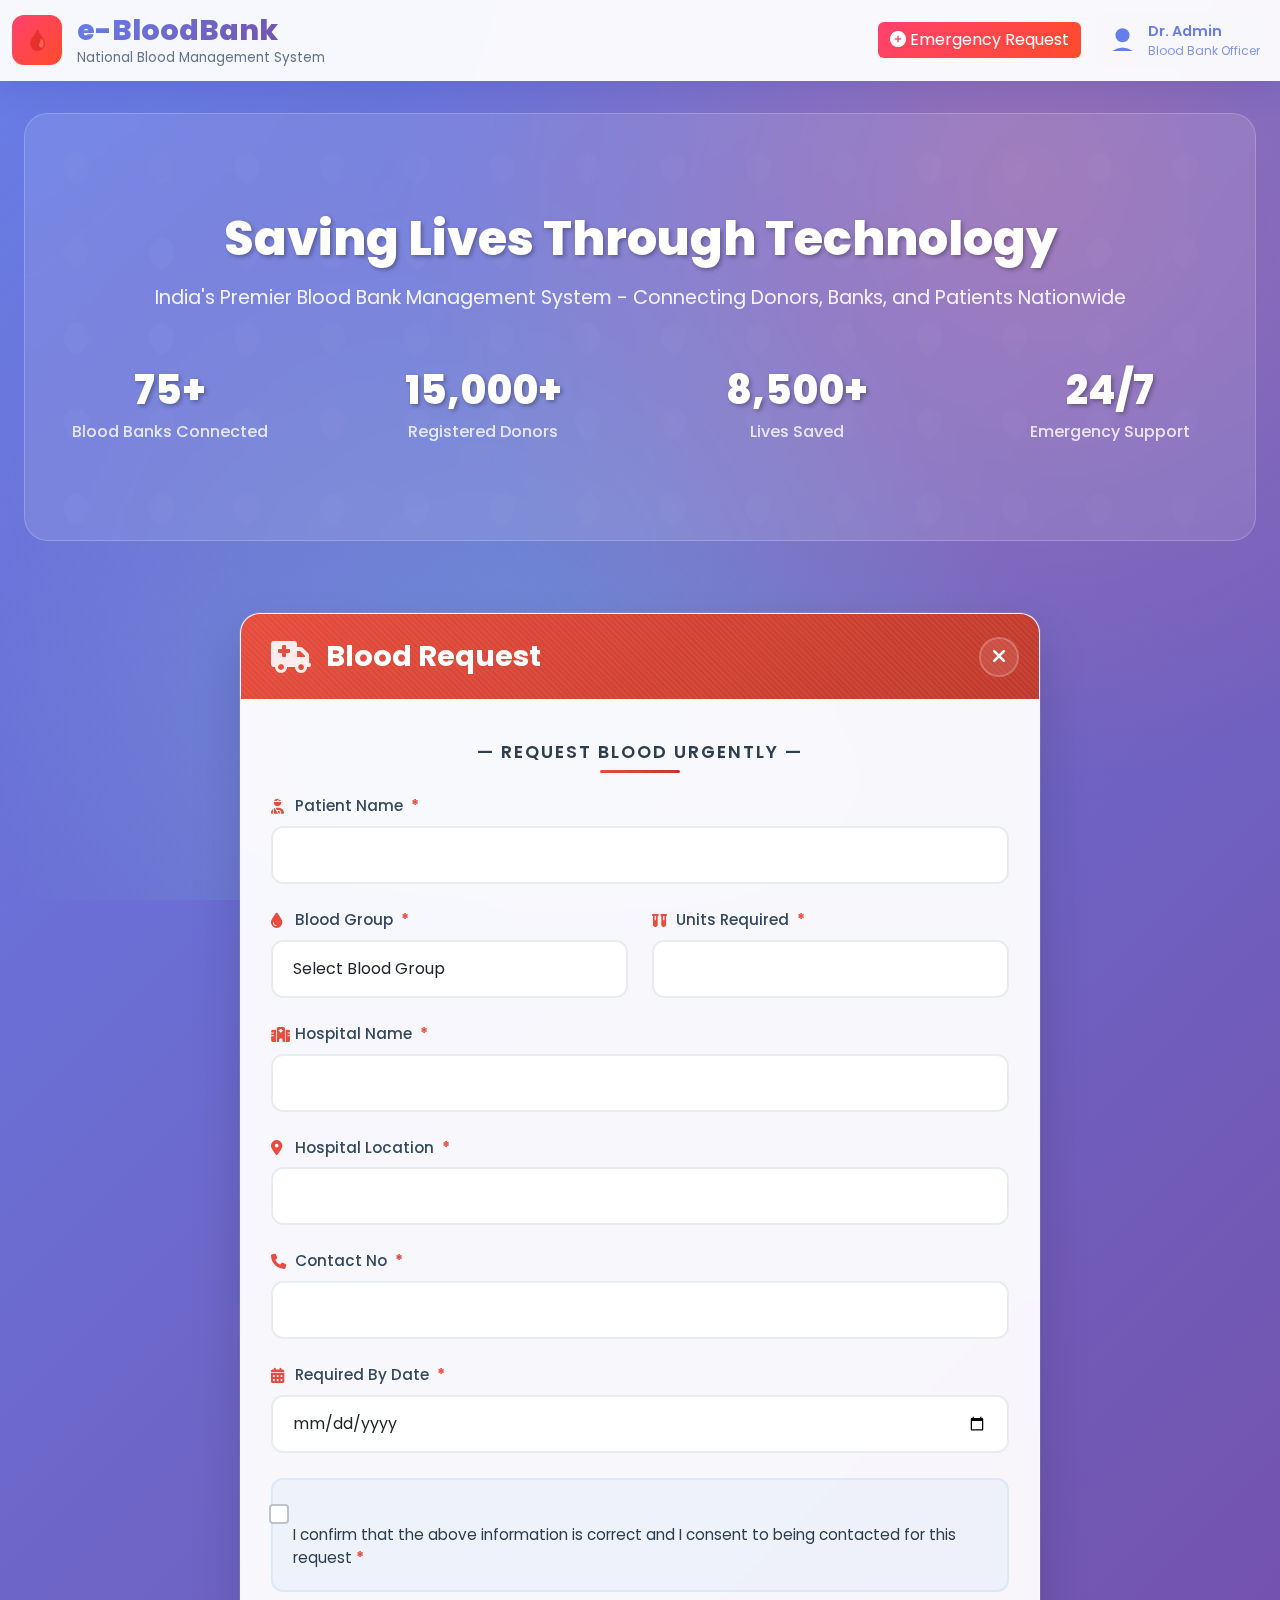
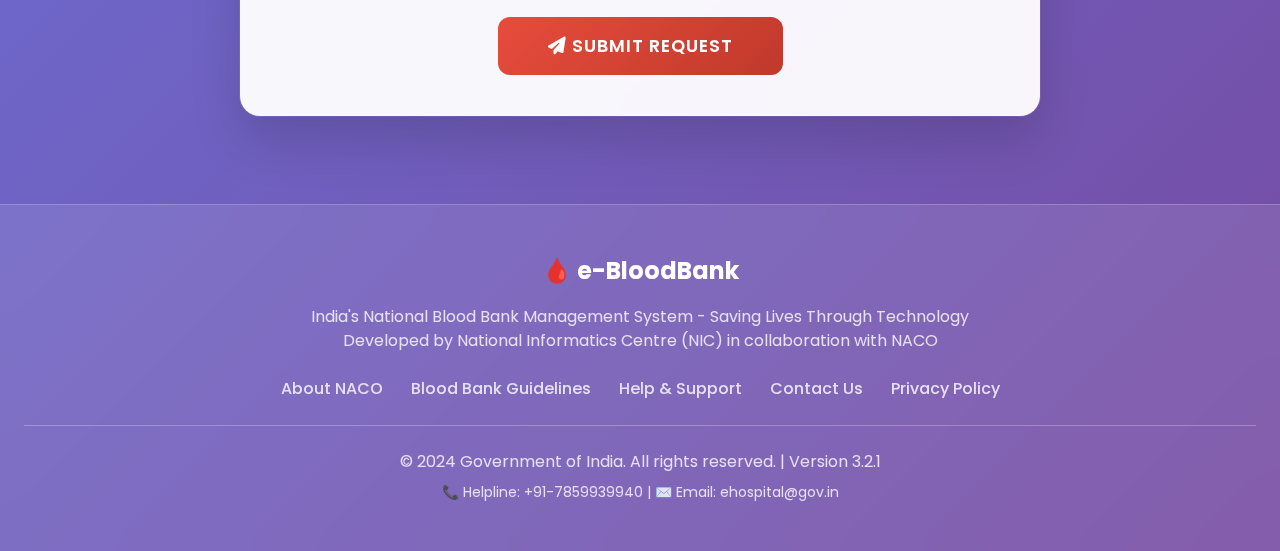
<file: blood_request.html>
<!DOCTYPE html>
<html lang="en">

<head>
    <meta charset="UTF-8">
    <meta name="viewport" content="width=device-width, initial-scale=1.0">
    <title>Blood Request - eBloodBank</title>
    <link href="https://cdnjs.cloudflare.com/ajax/libs/bootstrap/5.3.0/css/bootstrap.min.css" rel="stylesheet">
    <link href="https://cdnjs.cloudflare.com/ajax/libs/font-awesome/6.4.0/css/all.min.css" rel="stylesheet">
    <link href="https://fonts.googleapis.com/css2?family=Poppins:wght@300;400;500;600;700&display=swap"
        rel="stylesheet">
    <link rel="stylesheet" href="styles.css">
    <link rel="stylesheet" href="donor.css">
</head>

<body>
    <!-- Navbar -->
    <nav class="navbar navbar-expand-lg navbar-light sticky-top">
        <div class="container-fluid">
            <a class="navbar-brand d-flex align-items-center" href="#">
                <div class="logo-icon"></div>
                <div>
                    <h1>e-BloodBank</h1>
                    <p>National Blood Management System</p>
                </div>
            </a>

            <button class="navbar-toggler" type="button" data-bs-toggle="collapse" data-bs-target="#navbarNav">
                <span class="navbar-toggler-icon"></span>
            </button>

            <div class="collapse navbar-collapse" id="navbarNav">
                <div class="ms-auto d-flex align-items-center gap-3">
                    <a href="blood_request.html">
                        <button class="btn btn-danger emergency-btn">
                            <i class="fas fa-plus-circle"></i>
                            Emergency Request
                        </button>
                    </a>

                    <div class="d-flex align-items-center gap-2 bg-light bg-opacity-25 rounded-3 p-2">
                        <div class="rounded-circle bg-primary"
                            style="width: 35px; height: 35px; background: url('data:image/svg+xml,<svg xmlns=&quot;http://www.w3.org/2000/svg&quot; viewBox=&quot;0 0 100 100&quot;><circle cx=&quot;50&quot; cy=&quot;35&quot; r=&quot;20&quot; fill=&quot;%23667eea&quot;/><path d=&quot;M20 80 Q50 60 80 80&quot; fill=&quot;%23667eea&quot;/></svg>') center/cover !important;">
                        </div>
                        <div class="text-white">
                            <div style="font-weight: 600; font-size: 0.9rem;color: #667eea;">Dr. Admin</div>
                            <div style="font-size: 0.75rem; opacity: 0.8; color: #667eea;">Blood Bank Officer</div>
                        </div>
                    </div>
                </div>
            </div>
        </div>
    </nav>

    <div class="container-fluid px-4">
        <!-- Hero Section -->
        <section id="hero" class="hero-section py-5">
            <div class="hero-content py-5">
                <h1 class="hero-title mb-3">Saving Lives Through Technology</h1>
                <p class="hero-subtitle mb-4">India's Premier Blood Bank Management System - Connecting Donors, Banks,
                    and
                    Patients Nationwide</p>

                <div class="row g-4 mt-4">
                    <div class="col-6 col-md-3">
                        <div class="hero-stat-number">75+</div>
                        <div class="hero-stat-label">Blood Banks Connected</div>
                    </div>
                    <div class="col-6 col-md-3">
                        <div class="hero-stat-number">15,000+</div>
                        <div class="hero-stat-label">Registered Donors</div>
                    </div>
                    <div class="col-6 col-md-3">
                        <div class="hero-stat-number">8,500+</div>
                        <div class="hero-stat-label">Lives Saved</div>
                    </div>
                    <div class="col-6 col-md-3">
                        <div class="hero-stat-number">24/7</div>
                        <div class="hero-stat-label">Emergency Support</div>
                    </div>
                </div>
            </div>
        </section>
    </div>

    <div class="particles"></div>

    <div class="main-wrapper">
        <div class="form-container">
            <div class="form-header">
                <h2><i class="fas fa-ambulance icon"></i> Blood Request</h2>
                <button class="close-btn" onclick="closeForm()"><i class="fas fa-times"></i></button>
            </div>

            <div class="form-content">
                <div class="section-title">— Request Blood Urgently —</div>

                <form id="requestForm" novalidate>
                    <!-- Patient Name -->
                    <div class="form-group">
                        <label for="patientName" class="form-label"><i class="fas fa-user-injured"></i> Patient Name
                            <span class="required">*</span></label>
                        <input type="text" class="form-control" id="patientName" required>
                        <div class="invalid-feedback">Patient name is required</div>
                    </div>

                    <!-- Blood Group & Units Needed -->
                    <div class="row">
                        <div class="col-md-6">
                            <div class="form-group">
                                <label for="bloodGroup" class="form-label"><i class="fas fa-tint"></i> Blood Group <span
                                        class="required">*</span></label>
                                <select class="form-select" id="bloodGroup" required>
                                    <option value="">Select Blood Group</option>
                                    <option value="A+">A+</option>
                                    <option value="A-">A-</option>
                                    <option value="B+">B+</option>
                                    <option value="B-">B-</option>
                                    <option value="AB+">AB+</option>
                                    <option value="AB-">AB-</option>
                                    <option value="O+">O+</option>
                                    <option value="O-">O-</option>
                                </select>
                                <div class="invalid-feedback">Please select blood group</div>
                            </div>
                        </div>
                        <div class="col-md-6">
                            <div class="form-group">
                                <label for="units" class="form-label"><i class="fas fa-vials"></i> Units Required <span
                                        class="required">*</span></label>
                                <input type="number" class="form-control" id="units" min="1" max="10" required>
                                <div class="invalid-feedback">Enter valid units (1–10)</div>
                            </div>
                        </div>
                    </div>

                    <!-- Hospital Name & Location -->
                    <div class="form-group">
                        <label for="hospital" class="form-label"><i class="fas fa-hospital"></i> Hospital Name <span
                                class="required">*</span></label>
                        <input type="text" class="form-control" id="hospital" required>
                        <div class="invalid-feedback">Hospital name is required</div>
                    </div>

                    <div class="form-group">
                        <label for="location" class="form-label"><i class="fas fa-map-marker-alt"></i> Hospital Location
                            <span class="required">*</span></label>
                        <input type="text" class="form-control" id="location" required>
                        <div class="invalid-feedback">Location is required</div>
                    </div>

                    <!-- Contact Number -->
                    <div class="form-group">
                        <label for="mobile" class="form-label"><i class="fas fa-phone"></i> Contact No <span
                                class="required">*</span></label>
                        <input type="tel" class="form-control" id="mobile" required>
                        <div class="invalid-feedback">Valid contact number is required</div>
                    </div>

                    <!-- Needed Date -->
                    <div class="form-group">
                        <label for="neededDate" class="form-label"><i class="fas fa-calendar-alt"></i> Required By Date
                            <span class="required">*</span></label>
                        <input type="date" class="form-control" id="neededDate" required>
                        <div class="invalid-feedback">Please select a date</div>
                    </div>

                    <!-- Terms Agreement -->
                    <div class="form-check">
                        <input class="form-check-input" type="checkbox" id="agreeTerms" required>
                        <label class="form-check-label" for="agreeTerms">I confirm that the above information is correct
                            and I consent to being contacted for this request <span class="required">*</span></label>
                        <div class="invalid-feedback">You must agree before submitting</div>
                    </div>

                    <!-- Submit Button -->
                    <div class="text-center">
                        <button type="submit" class="btn-submit"><i class="fas fa-paper-plane"></i> Submit
                            Request</button>
                    </div>
                </form>

                <div class="loading" id="loading">
                    <div class="spinner"></div>
                    <p>Processing your request...</p>
                </div>
                <div class="success-checkmark" id="successCheck"></div>
            </div>
        </div>
    </div>

    <!-- Footer -->
    <footer class="footer mt-5 py-5">
        <div class="container-fluid px-4">
            <div class="text-center">
                <div class="footer-logo mb-3">🩸 e-BloodBank</div>
                <p class="mb-4">
                    India's National Blood Bank Management System - Saving Lives Through Technology<br>
                    Developed by National Informatics Centre (NIC) in collaboration with NACO
                </p>

                <div class="row justify-content-center mb-4">
                    <div class="col-auto">
                        <a href="#" class="footer-link me-4">About NACO</a>
                        <a href="#" class="footer-link me-4">Blood Bank Guidelines</a>
                        <a href="#" class="footer-link me-4">Help & Support</a>
                        <a href="#" class="footer-link me-4">Contact Us</a>
                        <a href="#" class="footer-link">Privacy Policy</a>
                    </div>
                </div>

                <div class="border-top border-white border-opacity-25 pt-4">
                    <p class="mb-2">© 2024 Government of India. All rights reserved. | Version 3.2.1</p>
                    <p class="small mb-0">
                        📞 Helpline: +91-7859939940 | ✉️ Email: ehospital@gov.in
                    </p>
                </div>
            </div>
        </div>
    </footer>

    <script src="https://cdnjs.cloudflare.com/ajax/libs/bootstrap/5.3.0/js/bootstrap.bundle.min.js"></script>
    <script src="request.js"></script>
</body>

</html>
</file>
<file: styles.css>
:root {
            --primary-gradient: linear-gradient(135deg, #667eea 0%, #764ba2 100%);
            --danger-gradient: linear-gradient(135deg, #ff416c 0%, #ff4b2b 100%);
            --success-gradient: linear-gradient(135deg, #00b09b 0%, #96c93d 100%);
            --warning-gradient: linear-gradient(135deg, #ffb347 0%, #ffcc33 100%);
            --info-gradient: linear-gradient(135deg, #4facfe 0%, #00f2fe 100%);
            --glass-bg: rgba(255, 255, 255, 0.1);
            --glass-border: rgba(255, 255, 255, 0.2);
        }

        body {
            font-family: 'Inter', sans-serif;
            background: linear-gradient(135deg, #667eea 0%, #764ba2 50%, #f093fb 100%);
            background-attachment: fixed;
            min-height: 100vh;
        }

        .navbar {
            background: rgba(255, 255, 255, 0.95) !important;
            backdrop-filter: blur(20px);
            box-shadow: 0 8px 32px rgba(31, 38, 135, 0.15);
        }

        .logo-icon {
            width: 50px;
            height: 50px;
            background: var(--danger-gradient);
            border-radius: 12px;
            display: flex;
            align-items: center;
            justify-content: center;
            margin-right: 15px;
        }

        .logo-icon::after {
            content: '🩸';
            font-size: 20px;
        }

        .navbar-brand h1 {
            font-size: 1.8rem;
            font-weight: 800;
            background: var(--primary-gradient);
            -webkit-background-clip: text;
            -webkit-text-fill-color: transparent;
            background-clip: text;
            margin: 0;
        }

        .navbar-brand p {
            font-size: 0.85rem;
            color: #64748b;
            margin: 0;
        }

        .emergency-btn {
            background: var(--danger-gradient);
            border: none;
            animation: pulse 2s infinite;
        }

        .btn-login, .btn-logout {
            background: var(--primary-gradient);
            border: none;
            color: white;
            transition: transform 0.3s ease-in-out, box-shadow 0.3s ease-in-out;
        }

        a.btn-logout:hover {
            transform: scale(1.1) !important;
            box-shadow: 0 8px 20px rgba(0, 0, 0, 0.3) !important;
        }

        @keyframes pulse {
            0%, 100% { transform: scale(1); }
            50% { transform: scale(1.02); }
        }

        .hero-section {
            background: rgba(255, 255, 255, 0.1);
            backdrop-filter: blur(20px);
            border-radius: 24px;
            border: 1px solid var(--glass-border);
            margin: 2rem 0;
            position: relative;
            overflow: hidden;
        }

        .hero-section::before {
            content: '';
            position: absolute;
            top: 0;
            left: 0;
            right: 0;
            bottom: 0;
            background: url('data:image/svg+xml,<svg xmlns="http://www.w3.org/2000/svg" viewBox="0 0 100 100"><defs><pattern id="hearts" patternUnits="userSpaceOnUse" width="20" height="20"><path d="M10 15 Q8 12 10 10 Q12 8 14 10 Q16 12 14 15 Q12 18 10 15Z" fill="rgba(255,255,255,0.05)"/></pattern></defs><rect width="100" height="100" fill="url(%23hearts)"/></svg>') repeat;
            opacity: 0.3;
        }

        .hero-content {
            position: relative;
            z-index: 1;
            color: white;
            text-align: center;
        }

        .hero-title {
            font-size: 3rem;
            font-weight: 800;
            text-shadow: 2px 2px 4px rgba(0,0,0,0.3);
        }

        .hero-subtitle {
            font-size: 1.2rem;
            color: rgba(255,255,255,0.9);
        }

        .hero-stat-number {
            font-size: 2.5rem;
            font-weight: 800;
            text-shadow: 2px 2px 4px rgba(0,0,0,0.3);
        }

        .hero-stat-label {
            color: rgba(255,255,255,0.8);
            font-weight: 500;
        }

        .glass-card {
            background: rgba(255, 255, 255, 0.95);
            backdrop-filter: blur(20px);
            border: 1px solid var(--glass-border);
            border-radius: 20px;
            box-shadow: 0 12px 40px rgba(31, 38, 135, 0.25);
            transition: all 0.3s cubic-bezier(0.4, 0, 0.2, 1);
        }

        .glass-card:hover {
            transform: translateY(-8px);
            box-shadow: 0 20px 60px rgba(31, 38, 135, 0.35);
        }

        .sidebar {
            position: sticky;
            top: 120px;
            height: fit-content;
        }

        .nav-item-custom {
            display: flex;
            align-items: center;
            gap: 12px;
            padding: 14px 16px;
            margin-bottom: 6px;
            border-radius: 12px;
            color: #64748b;
            text-decoration: none;
            font-weight: 500;
            transition: all 0.3s cubic-bezier(0.4, 0, 0.2, 1);
        }

        .nav-item-custom:hover {
            color: white;
            background: var(--primary-gradient);
            transform: translateX(5px);
        }

        .nav-item-custom.active {
            background: var(--primary-gradient);
            color: white;
        }

        .quick-action-btn {
            background: rgba(255, 255, 255, 0.95);
            backdrop-filter: blur(20px);
            border: 1px solid var(--glass-border);
            border-radius: 20px;
            text-decoration: none;
            color: #2c3e50;
            transition: all 0.3s cubic-bezier(0.4, 0, 0.2, 1);
            position: relative;
            overflow: hidden;
        }

        .quick-action-btn:hover {
            transform: translateY(-8px);
            color: #2c3e50;
        }

        .quick-action-btn::before {
            content: '';
            position: absolute;
            top: 0;
            left: 0;
            right: 0;
            height: 4px;
            background: var(--gradient);
        }

        .quick-action-btn.donor-reg { --gradient: var(--success-gradient); }
        .quick-action-btn.blood-collection { --gradient: var(--danger-gradient); }
        .quick-action-btn.inventory { --gradient: var(--warning-gradient); }
        .quick-action-btn.emergency { --gradient: var(--info-gradient); }

        .action-icon {
            font-size: 3rem;
            margin-bottom: 1rem;
        }

        .stat-card {
            position: relative;
            overflow: hidden;
        }

        .stat-card::before {
            content: '';
            position: absolute;
            top: 0;
            left: 0;
            right: 0;
            height: 4px;
            background: var(--gradient);
        }

        .stat-card.blood-a { --gradient: var(--danger-gradient); }
        .stat-card.blood-b { --gradient: var(--info-gradient); }
        .stat-card.blood-ab { --gradient: var(--warning-gradient); }
        .stat-card.blood-o { --gradient: var(--success-gradient); }

        .stat-icon {
            width: 60px;
            height: 60px;
            background: var(--gradient);
            border-radius: 16px;
            display: flex;
            align-items: center;
            justify-content: center;
            color: white;
            font-size: 24px;
            position: relative;
        }

        .blood-a .stat-icon::after { content: '🅰️'; }
        .blood-b .stat-icon::after { content: '🅱️'; }
        .blood-ab .stat-icon::after { content: '🆎'; }
        .blood-o .stat-icon::after { content: '🅾️'; }

        .stat-value {
            font-size: 2.75rem;
            font-weight: 800;
            color: #2c3e50;
        }

        .blood-group {
            font-weight: 700;
            font-size: 1.2rem;
            color: #2c3e50;
            display: flex;
            align-items: center;
            gap: 0.5rem;
        }

        .blood-group::before {
            content: var(--emoji);
            font-size: 1rem;
        }

        .blood-group.a-pos { --emoji: '🅰️➕'; }
        .blood-group.a-neg { --emoji: '🅰️➖'; }
        .blood-group.b-pos { --emoji: '🅱️➕'; }
        .blood-group.b-neg { --emoji: '🅱️➖'; }
        .blood-group.ab-pos { --emoji: '🆎➕'; }
        .blood-group.ab-neg { --emoji: '🆎➖'; }
        .blood-group.o-pos { --emoji: '🅾️➕'; }
        .blood-group.o-neg { --emoji: '🅾️➖'; }

        .status-badge {
            padding: 6px 12px;
            border-radius: 20px;
            font-size: 0.75rem;
            font-weight: 600;
            text-transform: uppercase;
            letter-spacing: 0.5px;
            display: inline-flex;
            align-items: center;
            gap: 4px;
        }

        .status-available {
            background: rgba(16, 185, 129, 0.1);
            color: #059669;
            border: 1px solid rgba(16, 185, 129, 0.2);
        }
        .status-available::before { content: '✅'; }

        .status-low {
            background: rgba(245, 158, 11, 0.1);
            color: #d97706;
            border: 1px solid rgba(245, 158, 11, 0.2);
        }
        .status-low::before { content: '⚠️'; }

        .status-critical {
            background: rgba(239, 68, 68, 0.1);
            color: #dc2626;
            border: 1px solid rgba(239, 68, 68, 0.2);
        }
        .status-critical::before { content: '🚨'; }

        .activity-icon {
            width: 40px;
            height: 40px;
            border-radius: 10px;
            display: flex;
            align-items: center;
            justify-content: center;
            font-size: 16px;
            color: white;
            flex-shrink: 0;
        }

        .activity-icon.donation { background: var(--success-gradient); }
        .activity-icon.request { background: var(--danger-gradient); }
        .activity-icon.registration { background: var(--info-gradient); }

        .footer {
            background: rgba(255, 255, 255, 0.1);
            backdrop-filter: blur(20px);
            border-top: 1px solid var(--glass-border);
            color: rgba(255, 255, 255, 0.8);
        }

        .footer-logo {
            font-size: 1.5rem;
            font-weight: 700;
            color: white;
        }

        .footer-link {
            color: rgba(255, 255, 255, 0.8);
            text-decoration: none;
            font-weight: 500;
            transition: all 0.3s ease;
        }

        .footer-link:hover {
            color: white;
        }

        @media (max-width: 768px) {
            .hero-title {
                font-size: 2rem;
            }
            .hero-stat-number {
                font-size: 2rem;
            }
            .stat-value {
                font-size: 2rem;
            }
        }





        :root {
            --primary-gradient: linear-gradient(135deg, #667eea 0%, #764ba2 100%);
            --danger-gradient: linear-gradient(135deg, #ff416c 0%, #ff4b2b 100%);
            --glass-border: rgba(255, 255, 255, 0.2);
            --text-primary: #2c3e50;
            --text-secondary: #64748b;
            --shadow-light: 0 8px 32px rgba(31, 38, 135, 0.15);
            --shadow-medium: 0 12px 40px rgba(31, 38, 135, 0.25);
        }

        body {
            font-family: 'Inter', sans-serif;
            background: linear-gradient(135deg, #667eea 0%, #764ba2 50%, #f093fb 100%);
        }

        header {
            background: white;
            box-shadow: var(--shadow-light);
        }

        .logo {
            font-size: 1.8rem;
            font-weight: bold;
            color: #ff416c;
        }

        .section {
            background: rgba(255, 255, 255, 0.95);
            border-radius: 16px;
            box-shadow: var(--shadow-light);
        }

        .flex-item {
            background: white;
            border: 1px solid var(--glass-border);
            padding: 2rem;
            border-radius: 16px;
            box-shadow: var(--shadow-light);
            transition: 0.3s;
            
        }

        .flex-item:hover {
            transform: translateY(-5px);
            box-shadow: var(--shadow-medium);
        }

        .flex-item i {
            font-size: 2rem;
            color: white;
            background: var(--danger-gradient);
            padding: 1rem;
            border-radius: 50%;
            margin-bottom: 1rem;
        }

        footer {
            background: rgba(255, 255, 255, 0.1);
            color: white;
        }

        #backToTop {
            position: fixed;
            bottom: 20px;
            right: 20px;
            padding: 12px 16px;
            background: var(--danger-gradient);
            color: white;
            border: none;
            border-radius: 50%;
            font-size: 1.2rem;
            cursor: pointer;
            display: none;
            box-shadow: var(--shadow-medium);
            z-index: 999;
        }

        #backToTop:hover {
            background: #ff4b2b;
        }



        .events-hero {
            background: linear-gradient(135deg, rgba(102, 126, 234, 0.9), rgba(118, 75, 162, 0.9)), 
                        url('data:image/svg+xml,<svg xmlns="http://www.w3.org/2000/svg" viewBox="0 0 100 100"><defs><pattern id="hearts" patternUnits="userSpaceOnUse" width="20" height="20"><path d="M10 15 Q8 12 10 10 Q12 8 14 10 Q16 12 14 15 Q12 18 10 15Z" fill="rgba(255,255,255,0.1)"/></pattern></defs><rect width="100" height="100" fill="url(%23hearts)"/></svg>');
            color: white;
            padding: 4rem 0;
            border-radius: 20px;
            margin: 2rem 0;
        }

        .event-card {
            background: white;
            border-radius: 16px;
            box-shadow: 0 8px 32px rgba(0, 0, 0, 0.1);
            transition: all 0.3s ease;
            overflow: hidden;
            border: 2px solid transparent;
        }

        .event-card:hover {
            transform: translateY(-5px);
            box-shadow: 0 16px 48px rgba(0, 0, 0, 0.15);
        }

        .event-card.featured {
            border-color: #ff416c;
            position: relative;
        }

        .event-card.featured::before {
            content: '⭐ Featured';
            position: absolute;
            top: 1rem;
            right: 1rem;
            background: #ff416c;
            color: white;
            padding: 0.25rem 0.75rem;
            border-radius: 20px;
            font-size: 0.75rem;
            font-weight: 600;
            z-index: 2;
        }

        .event-date {
            background: linear-gradient(135deg, #667eea, #764ba2);
            color: white;
            padding: 1rem;
            text-align: center;
            min-width: 80px;
        }

        .event-day {
            font-size: 2rem;
            font-weight: 800;
            line-height: 1;
        }

        .event-month {
            font-size: 0.9rem;
            opacity: 0.9;
        }

        .event-status {
            padding: 0.25rem 0.75rem;
            border-radius: 20px;
            font-size: 0.75rem;
            font-weight: 600;
            text-transform: uppercase;
        }

        .status-upcoming {
            background: rgba(59, 130, 246, 0.1);
            color: #3b82f6;
        }

        .status-ongoing {
            background: rgba(16, 185, 129, 0.1);
            color: #10b981;
            animation: pulse 2s infinite;
        }

        .status-completed {
            background: rgba(107, 114, 128, 0.1);
            color: #6b7280;
        }

        .event-stats {
            display: flex;
            gap: 1.5rem;
            margin-top: 1rem;
        }

        .stat-item {
            text-align: center;
        }

        .stat-number {
            font-size: 1.5rem;
            font-weight: 700;
            color: #ff416c;
        }

        .stat-label {
            font-size: 0.8rem;
            color: #64748b;
        }

        .filter-btn {
            padding: 0.5rem 1rem;
            border: 2px solid #e2e8f0;
            background: white;
            border-radius: 25px;
            color: #64748b;
            text-decoration: none;
            transition: all 0.3s ease;
            font-weight: 500;
        }

        .filter-btn:hover,
        .filter-btn.active {
            border-color: #ff416c;
            background: #ff416c;
            color: white;
        }

        .create-event-btn {
            background: linear-gradient(135deg, #ff416c, #ff4b2b);
            border: none;
            padding: 1rem 2rem;
            border-radius: 50px;
            color: white;
            font-weight: 600;
            text-transform: uppercase;
            letter-spacing: 1px;
            box-shadow: 0 8px 32px rgba(255, 65, 108, 0.3);
            transition: all 0.3s ease;
        }

        .create-event-btn:hover {
            transform: translateY(-3px);
            box-shadow: 0 12px 40px rgba(255, 65, 108, 0.4);
        }

        .registration-form {
            background: rgba(255, 255, 255, 0.95);
            backdrop-filter: blur(20px);
            border-radius: 20px;
            padding: 2rem;
            box-shadow: 0 20px 60px rgba(0, 0, 0, 0.1);
        }

        .volunteer-card {
            background: white;
            border-radius: 12px;
            padding: 1.5rem;
            box-shadow: 0 4px 20px rgba(0, 0, 0, 0.08);
            text-align: center;
            transition: all 0.3s ease;
        }

        .volunteer-card:hover {
            transform: translateY(-3px);
            box-shadow: 0 8px 30px rgba(0, 0, 0, 0.12);
        }

        .volunteer-avatar {
            width: 60px;
            height: 60px;
            border-radius: 50%;
            background: linear-gradient(135deg, #667eea, #764ba2);
            display: flex;
            align-items: center;
            justify-content: center;
            color: white;
            font-weight: 700;
            font-size: 1.2rem;
            margin: 0 auto 1rem;
        }

        .modal-header {
            background: linear-gradient(135deg, #667eea, #764ba2);
            color: white;
            border-radius: 20px 20px 0 0;
        }

        .form-floating label {
            color: #64748b;
        }

        .form-floating input:focus,
        .form-floating select:focus {
            border-color: #ff416c;
            box-shadow: 0 0 0 0.2rem rgba(255, 65, 108, 0.25);
        }

        @keyframes pulse {
            0%, 100% { opacity: 1; }
            50% { opacity: 0.7; }
        }

        .carousel-item img {
            border-radius: 20px; /* adjust the value for more/less curve */
        }       
    
        /* NEW FEEDBACK SECTION STYLES */
        .feedback-section {
            background: rgba(255, 255, 255, 0.1);
            backdrop-filter: blur(20px);
            border-radius: 24px;
            border: 1px solid var(--glass-border);
            position: relative;
            overflow: hidden;
            margin: 2rem 0;
        }

        .feedback-section::before {
            content: '';
            position: absolute;
            top: 0;
            left: 0;
            right: 0;
            bottom: 0;
            background: url('data:image/svg+xml,<svg xmlns="http://www.w3.org/2000/svg" viewBox="0 0 100 100"><defs><pattern id="stars" patternUnits="userSpaceOnUse" width="25" height="25"><path d="M12.5 2 L15.5 8.5 L22.5 8.5 L17 12.5 L19 19 L12.5 15 L6 19 L8 12.5 L2.5 8.5 L9.5 8.5 Z" fill="rgba(255,255,255,0.03)"/></pattern></defs><rect width="100" height="100" fill="url(%23stars)"/></svg>') repeat;
            opacity: 0.4;
        }

        .feedback-content {
            position: relative;
            z-index: 1;
        }

        .feedback-header {
            text-align: center;
            color: white;
            margin-bottom: 2rem;
        }

        .feedback-title {
            font-size: 2.5rem;
            font-weight: 800;
            text-shadow: 2px 2px 4px rgba(0,0,0,0.3);
            margin-bottom: 0.5rem;
        }

        .feedback-subtitle {
            font-size: 1.1rem;
            color: rgba(255,255,255,0.9);
            margin-bottom: 0;
        }

        .feedback-card {
            background: rgba(255, 255, 255, 0.95);
            backdrop-filter: blur(20px);
            border: 1px solid var(--glass-border);
            border-radius: 20px;
            padding: 2rem;
            box-shadow: 0 12px 40px rgba(31, 38, 135, 0.25);
            transition: all 0.3s cubic-bezier(0.4, 0, 0.2, 1);
            height: 100%;
        }

        .feedback-card:hover {
            transform: translateY(-8px);
            box-shadow: 0 20px 60px rgba(31, 38, 135, 0.35);
        }

        .testimonial-card {
            position: relative;
            margin-bottom: 1.5rem;
        }

        .testimonial-quote {
            font-style: italic;
            color: #4a5568;
            font-size: 1rem;
            line-height: 1.6;
            margin-bottom: 1rem;
            position: relative;
            padding: 0 1rem;
        }

        .testimonial-quote::before {
            content: '"';
            font-size: 4rem;
            color: var(--primary-gradient);
            position: absolute;
            top: -0.5rem;
            left: -0.5rem;
            line-height: 1;
            opacity: 0.3;
        }

        .testimonial-author {
            display: flex;
            align-items: center;
            gap: 1rem;
        }

        .author-avatar {
            width: 50px;
            height: 50px;
            border-radius: 50%;
            background: var(--primary-gradient);
            display: flex;
            align-items: center;
            justify-content: center;
            color: white;
            font-weight: 700;
            font-size: 1.2rem;
        }

        .author-info h6 {
            margin: 0;
            color: #2d3748;
            font-weight: 600;
        }

        .author-info small {
            color: #718096;
        }

        .rating {
            color: #fbbf24;
            font-size: 1rem;
            margin-top: 0.5rem;
        }

         .feedback-form {
            background: white;
            border-radius: 16px;
            padding: 2rem;
        }

        .form-floating input,
        .form-floating textarea,
        .form-floating select {
            border: 2px solid #e2e8f0;
            border-radius: 12px;
            transition: all 0.3s ease;
        }

        .form-floating>.form-control{
            resize: none;
        }

        .form-floating input:focus,
        .form-floating textarea:focus,
        .form-floating select:focus {
            border-color: #667eea;
            box-shadow: 0 0 0 0.2rem rgba(102, 126, 234, 0.25);
        }

        .form-floating label {
            color: #64748b;
            font-weight: 500;
        }

        .rating-input {
            display: flex;
            gap: 0.25rem;
            margin: 1rem 0;
        }

        .rating-input input[type="radio"] {
            display: none;
        }

        .rating-input label {
            font-size: 1.5rem;
            color: #d1d5db;
            cursor: pointer;
            transition: all 0.2s ease;
        }

        .rating-input label:hover,
        .rating-input input[type="radio"]:checked ~ label,
        .rating-input label:hover ~ label {
            color: #fbbf24;
        }

        .submit-btn {
            background: var(--primary-gradient);
            border: none;
            padding: 0.875rem 2rem;
            border-radius: 50px;
            color: white;
            font-weight: 600;
            font-size: 1rem;
            transition: all 0.3s ease;
            box-shadow: 0 8px 32px rgba(102, 126, 234, 0.3);
        }

        .submit-btn:hover {
            transform: translateY(-2px);
            box-shadow: 0 12px 40px rgba(102, 126, 234, 0.4);
        }

        .feedback-stats {
            display: flex;
            justify-content: space-around;
            margin-top: 1.5rem;
            padding-top: 1.5rem;
            border-top: 1px solid #e2e8f0;
        }

        .feedback-stat {
            text-align: center;
        }

        .feedback-stat-number {
            font-size: 2rem;
            font-weight: 800;
            color: #667eea;
            display: block;
        }

        .feedback-stat-label {
            font-size: 0.875rem;
            color: #64748b;
            font-weight: 500;
        }

        @media (max-width: 768px) {
            .feedback-title {
                font-size: 2rem;
            }
            .hero-title {
                font-size: 2rem;
            }
            .hero-stat-number {
                font-size: 2rem;
            }
        }

/* CSS for home button*/
.button-17 {
  align-items: center;
  appearance: none;
  background-color: #fff;
  border-radius: 24px;
  border-style: none;
  box-shadow: rgba(0, 0, 0, .2) 0 3px 5px -1px,rgba(0, 0, 0, .14) 0 6px 10px 0,rgba(0, 0, 0, .12) 0 1px 18px 0;
  box-sizing: border-box;
  color: #3c4043;
  cursor: pointer;
  display: inline-flex;
  fill: currentcolor;
  font-family: "Google Sans",Roboto,Arial,sans-serif;
  font-size: 14px;
  font-weight: 500;
  height: 48px;
  justify-content: center;
  letter-spacing: .25px;
  line-height: normal;
  max-width: 100%;
  overflow: visible;
  padding: 2px 24px;
  position: relative;
  text-align: center;
  text-transform: none;
  transition: box-shadow 280ms cubic-bezier(.4, 0, .2, 1),opacity 15ms linear 30ms,transform 270ms cubic-bezier(0, 0, .2, 1) 0ms;
  user-select: none;
  -webkit-user-select: none;
  touch-action: manipulation;
  width: auto;
  will-change: transform,opacity;
  z-index: 0;
}

.button-17:hover {
  background: #F6F9FE;
  color: #174ea6;
}

.button-17:active {
  box-shadow: 0 4px 4px 0 rgb(60 64 67 / 30%), 0 8px 12px 6px rgb(60 64 67 / 15%);
  outline: none;
}

.button-17:focus {
  outline: none;
  border: 2px solid #4285f4;
}

.button-17:not(:disabled) {
  box-shadow: rgba(60, 64, 67, .3) 0 1px 3px 0, rgba(60, 64, 67, .15) 0 4px 8px 3px;
}

.button-17:not(:disabled):hover {
  box-shadow: rgba(60, 64, 67, .3) 0 2px 3px 0, rgba(60, 64, 67, .15) 0 6px 10px 4px;
}

.button-17:not(:disabled):focus {
  box-shadow: rgba(60, 64, 67, .3) 0 1px 3px 0, rgba(60, 64, 67, .15) 0 4px 8px 3px;
}

.button-17:not(:disabled):active {
  box-shadow: rgba(60, 64, 67, .3) 0 4px 4px 0, rgba(60, 64, 67, .15) 0 8px 12px 6px;
}

.button-17:disabled {
  box-shadow: rgba(60, 64, 67, .3) 0 1px 3px 0, rgba(60, 64, 67, .15) 0 4px 8px 3px;
}
</file>
<file: donor.css>
* {
    margin: 0;
    padding: 0;
    box-sizing: border-box;
}

body {
    font-family: 'Poppins', sans-serif;
    background: linear-gradient(135deg, #667eea 0%, #764ba2 100%);
    min-height: 100vh;
    position: relative;
    overflow-x: hidden;
}

/* Animated Background */
body::before {
    content: '';
    position: fixed;
    top: 0;
    left: 0;
    width: 100%;
    height: 100%;
    background:
        radial-gradient(circle at 20% 50%, rgba(120, 119, 198, 0.3) 0%, transparent 50%),
        radial-gradient(circle at 80% 20%, rgba(255, 119, 119, 0.3) 0%, transparent 50%),
        radial-gradient(circle at 40% 80%, rgba(120, 219, 226, 0.3) 0%, transparent 50%);
    animation: backgroundFlow 20s ease-in-out infinite;
    z-index: -1;
}

@keyframes backgroundFlow {

    0%,
    100% {
        opacity: 1;
        transform: scale(1);
    }

    50% {
        opacity: 0.8;
        transform: scale(1.1);
    }
}

/* Floating Particles */
.particles {
    position: fixed;
    top: 0;
    left: 0;
    width: 100%;
    height: 100%;
    pointer-events: none;
    z-index: -1;
}

.particle {
    position: absolute;
    width: 4px;
    height: 4px;
    background: rgba(255, 255, 255, 0.6);
    border-radius: 50%;
    animation: float 15s infinite linear;
}

@keyframes float {
    0% {
        transform: translateY(100vh) rotate(0deg);
        opacity: 0;
    }

    10% {
        opacity: 1;
    }

    90% {
        opacity: 1;
    }

    100% {
        transform: translateY(-100vh) rotate(360deg);
        opacity: 0;
    }
}

.main-wrapper {
    min-height: 100vh;
    display: flex;
    align-items: center;
    justify-content: center;
    padding: 40px 15px;
    position: relative;
}

.form-container {
    width: 100%;
    max-width: 800px;
    background: rgba(255, 255, 255, 0.95);
    backdrop-filter: blur(20px);
    border: 1px solid rgba(255, 255, 255, 0.2);
    border-radius: 20px;
    overflow: hidden;
    box-shadow:
        0 25px 50px rgba(0, 0, 0, 0.15),
        0 0 0 1px rgba(255, 255, 255, 0.1);
    animation: slideUp 0.8s ease-out;
    position: relative;
}

@keyframes slideUp {
    from {
        transform: translateY(50px);
        opacity: 0;
    }

    to {
        transform: translateY(0);
        opacity: 1;
    }
}

.form-header {
    background: linear-gradient(135deg, #e74c3c 0%, #c0392b 100%);
    color: white;
    padding: 25px 30px;
    position: relative;
    overflow: hidden;
}

.form-header::before {
    content: '';
    position: absolute;
    top: -50%;
    left: -50%;
    width: 200%;
    height: 200%;
    background: repeating-linear-gradient(45deg,
            transparent,
            transparent 2px,
            rgba(255, 255, 255, 0.05) 2px,
            rgba(255, 255, 255, 0.05) 4px);
    animation: shimmer 20s linear infinite;
}

@keyframes shimmer {
    0% {
        transform: translateX(-100%) translateY(-100%);
    }

    100% {
        transform: translateX(100%) translateY(100%);
    }
}

.form-header h2 {
    font-weight: 700;
    font-size: 1.8rem;
    margin: 0;
    display: flex;
    align-items: center;
    gap: 15px;
    position: relative;
    z-index: 2;
}

.form-header .icon {
    font-size: 2rem;
    opacity: 0.9;
}

.close-btn {
    position: absolute;
    right: 20px;
    top: 50%;
    transform: translateY(-50%);
    background: rgba(255, 255, 255, 0.1);
    border: 2px solid rgba(255, 255, 255, 0.2);
    color: white;
    width: 40px;
    height: 40px;
    border-radius: 50%;
    cursor: pointer;
    display: flex;
    align-items: center;
    justify-content: center;
    font-size: 1.2rem;
    transition: all 0.3s ease;
    z-index: 3;
}

.close-btn:hover {
    background: rgba(255, 255, 255, 0.2);
    transform: translateY(-50%) scale(1.1);
}

.form-content {
    padding: 40px 30px;
}

.section-title {
    color: #2c3e50;
    font-size: 1.1rem;
    font-weight: 600;
    margin-bottom: 30px;
    text-transform: uppercase;
    letter-spacing: 2px;
    position: relative;
    text-align: center;
}

.section-title::after {
    content: '';
    position: absolute;
    bottom: -8px;
    left: 50%;
    transform: translateX(-50%);
    width: 80px;
    height: 3px;
    background: linear-gradient(135deg, #e74c3c, #c0392b);
    border-radius: 2px;
}

.form-group {
    margin-bottom: 25px;
    position: relative;
}

.form-label {
    font-weight: 500;
    color: #34495e;
    margin-bottom: 8px;
    font-size: 0.95rem;
    display: flex;
    align-items: center;
    gap: 8px;
}

.form-label i {
    color: #e74c3c;
    width: 16px;
}

.required {
    color: #e74c3c;
    font-weight: 700;
}

.form-control,
.form-select {
    border: 2px solid #e8ecef;
    border-radius: 12px;
    padding: 15px 20px;
    font-size: 1rem;
    transition: all 0.3s ease;
    background: rgba(255, 255, 255, 0.8);
    backdrop-filter: blur(10px);
}

.form-control:focus,
.form-select:focus {
    border-color: #e74c3c;
    box-shadow: 0 0 0 0.2rem rgba(231, 76, 60, 0.25);
    background: rgba(255, 255, 255, 0.95);
    transform: translateY(-2px);
}

.form-control.is-invalid,
.form-select.is-invalid {
    border-color: #dc3545;
    animation: shake 0.5s ease-in-out;
}

@keyframes shake {

    0%,
    100% {
        transform: translateX(0);
    }

    25% {
        transform: translateX(-5px);
    }

    75% {
        transform: translateX(5px);
    }
}

.invalid-feedback {
    display: none;
    color: #dc3545;
    font-size: 0.875rem;
    font-weight: 500;
    margin-top: 8px;
    padding-left: 20px;
}

.is-invalid+.invalid-feedback {
    display: block;
    animation: fadeIn 0.3s ease;
}

@keyframes fadeIn {
    from {
        opacity: 0;
        transform: translateY(-10px);
    }

    to {
        opacity: 1;
        transform: translateY(0);
    }
}

.password-hint {
    font-size: 0.8rem;
    color: #7f8c8d;
    font-style: italic;
    margin-left: auto;
}

.form-check {
    padding: 20px;
    background: rgba(52, 152, 219, 0.05);
    border: 2px solid rgba(52, 152, 219, 0.1);
    border-radius: 12px;
    margin-bottom: 25px;
}

.form-check-input {
    width: 20px;
    height: 20px;
    border-radius: 6px;
    border: 2px solid #bdc3c7;
    margin-right: 12px;
}

.form-check-input:checked {
    background-color: #e74c3c;
    border-color: #e74c3c;
}

.form-check-input:focus {
    box-shadow: 0 0 0 0.2rem rgba(231, 76, 60, 0.25);
}

.form-check-label {
    font-size: 0.95rem;
    color: #2c3e50;
    line-height: 1.5;
    cursor: pointer;
}

.btn-submit {
    background: linear-gradient(135deg, #e74c3c 0%, #c0392b 100%);
    border: none;
    border-radius: 12px;
    padding: 16px 50px;
    font-size: 1.1rem;
    font-weight: 600;
    color: white;
    cursor: pointer;
    transition: all 0.3s ease;
    position: relative;
    overflow: hidden;
    text-transform: uppercase;
    letter-spacing: 1px;
}

.btn-submit::before {
    content: '';
    position: absolute;
    top: 0;
    left: -100%;
    width: 100%;
    height: 100%;
    background: linear-gradient(90deg, transparent, rgba(255, 255, 255, 0.2), transparent);
    transition: left 0.5s;
}

.btn-submit:hover::before {
    left: 100%;
}

.btn-submit:hover {
    transform: translateY(-3px);
    box-shadow: 0 15px 35px rgba(231, 76, 60, 0.3);
}

.btn-submit:active {
    transform: translateY(-1px);
}

/* Input Animations */
input[type="text"],
input[type="tel"] {
    
}

input[type="email"] {
    text-transform: lowercase;
}

/* Success Animation */
.success-checkmark {
    display: none;
    width: 80px;
    height: 80px;
    border-radius: 50%;
    background: #27ae60;
    position: relative;
    margin: 20px auto;
}

.success-checkmark::after {
    content: '';
    width: 20px;
    height: 40px;
    border: 3px solid white;
    border-top: none;
    border-left: none;
    position: absolute;
    top: 20px;
    left: 28px;
    transform: rotate(45deg);
}

/* Mobile Responsiveness */
@media (max-width: 768px) {
    .main-wrapper {
        padding: 20px 10px;
        align-items: flex-start;
        padding-top: 40px;
    }

    .form-container {
        max-width: 100%;
        margin: 0;
    }

    .form-header {
        padding: 20px;
    }

    .form-header h2 {
        font-size: 1.5rem;
    }

    .form-content {
        padding: 30px 20px;
    }

    .close-btn {
        right: 15px;
        width: 35px;
        height: 35px;
        font-size: 1rem;
    }

    .btn-submit {
        width: 100%;
        padding: 18px;
    }
}

@media (max-width: 480px) {
    .section-title {
        font-size: 1rem;
        letter-spacing: 1px;
    }

    .form-control,
    .form-select {
        padding: 12px 15px;
        font-size: 0.95rem;
    }

    .form-header h2 {
        font-size: 1.3rem;
        gap: 10px;
    }

    .form-header .icon {
        font-size: 1.5rem;
    }
}

/* Loading Animation */
.loading {
    display: none;
    text-align: center;
    padding: 20px;
}

.spinner {
    width: 50px;
    height: 50px;
    border: 4px solid #f3f3f3;
    border-top: 4px solid #e74c3c;
    border-radius: 50%;
    animation: spin 1s linear infinite;
    margin: 0 auto 20px;
}

@keyframes spin {
    0% {
        transform: rotate(0deg);
    }

    100% {
        transform: rotate(360deg);
    }
}
</file>
